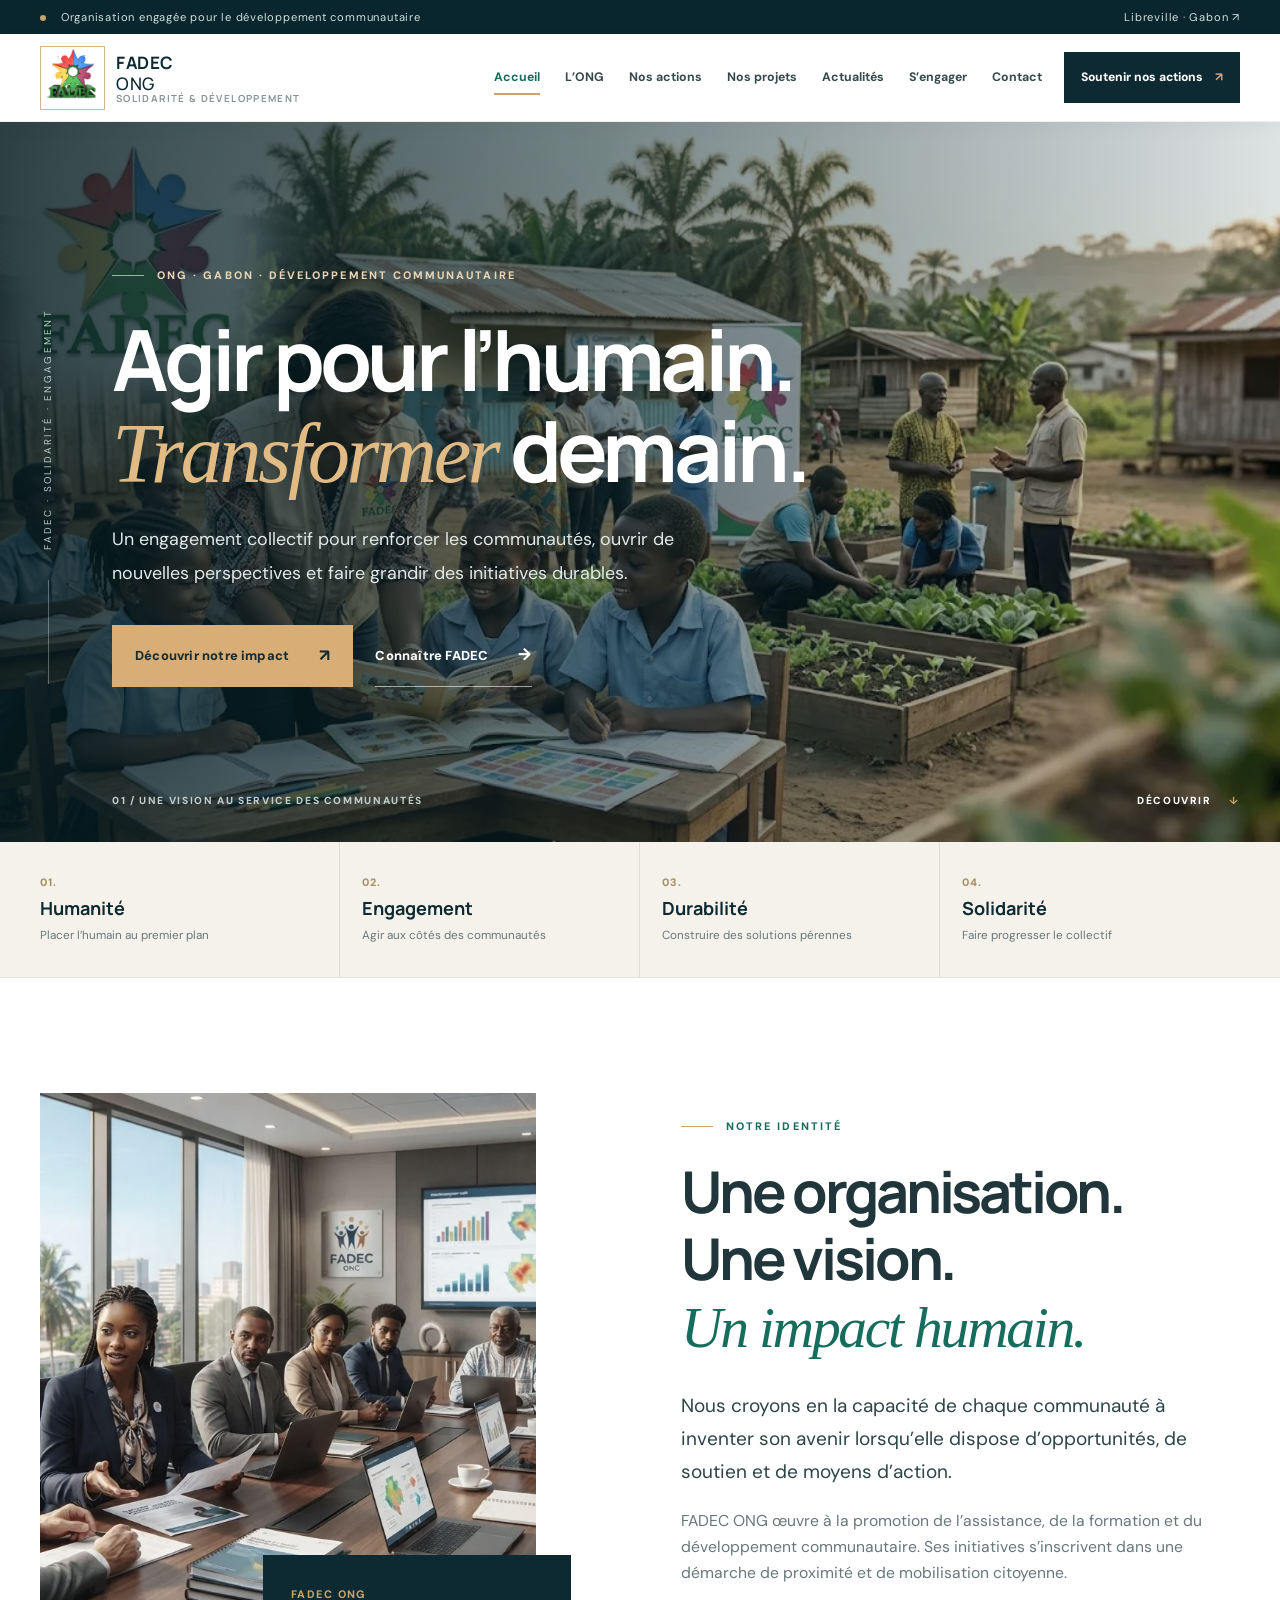
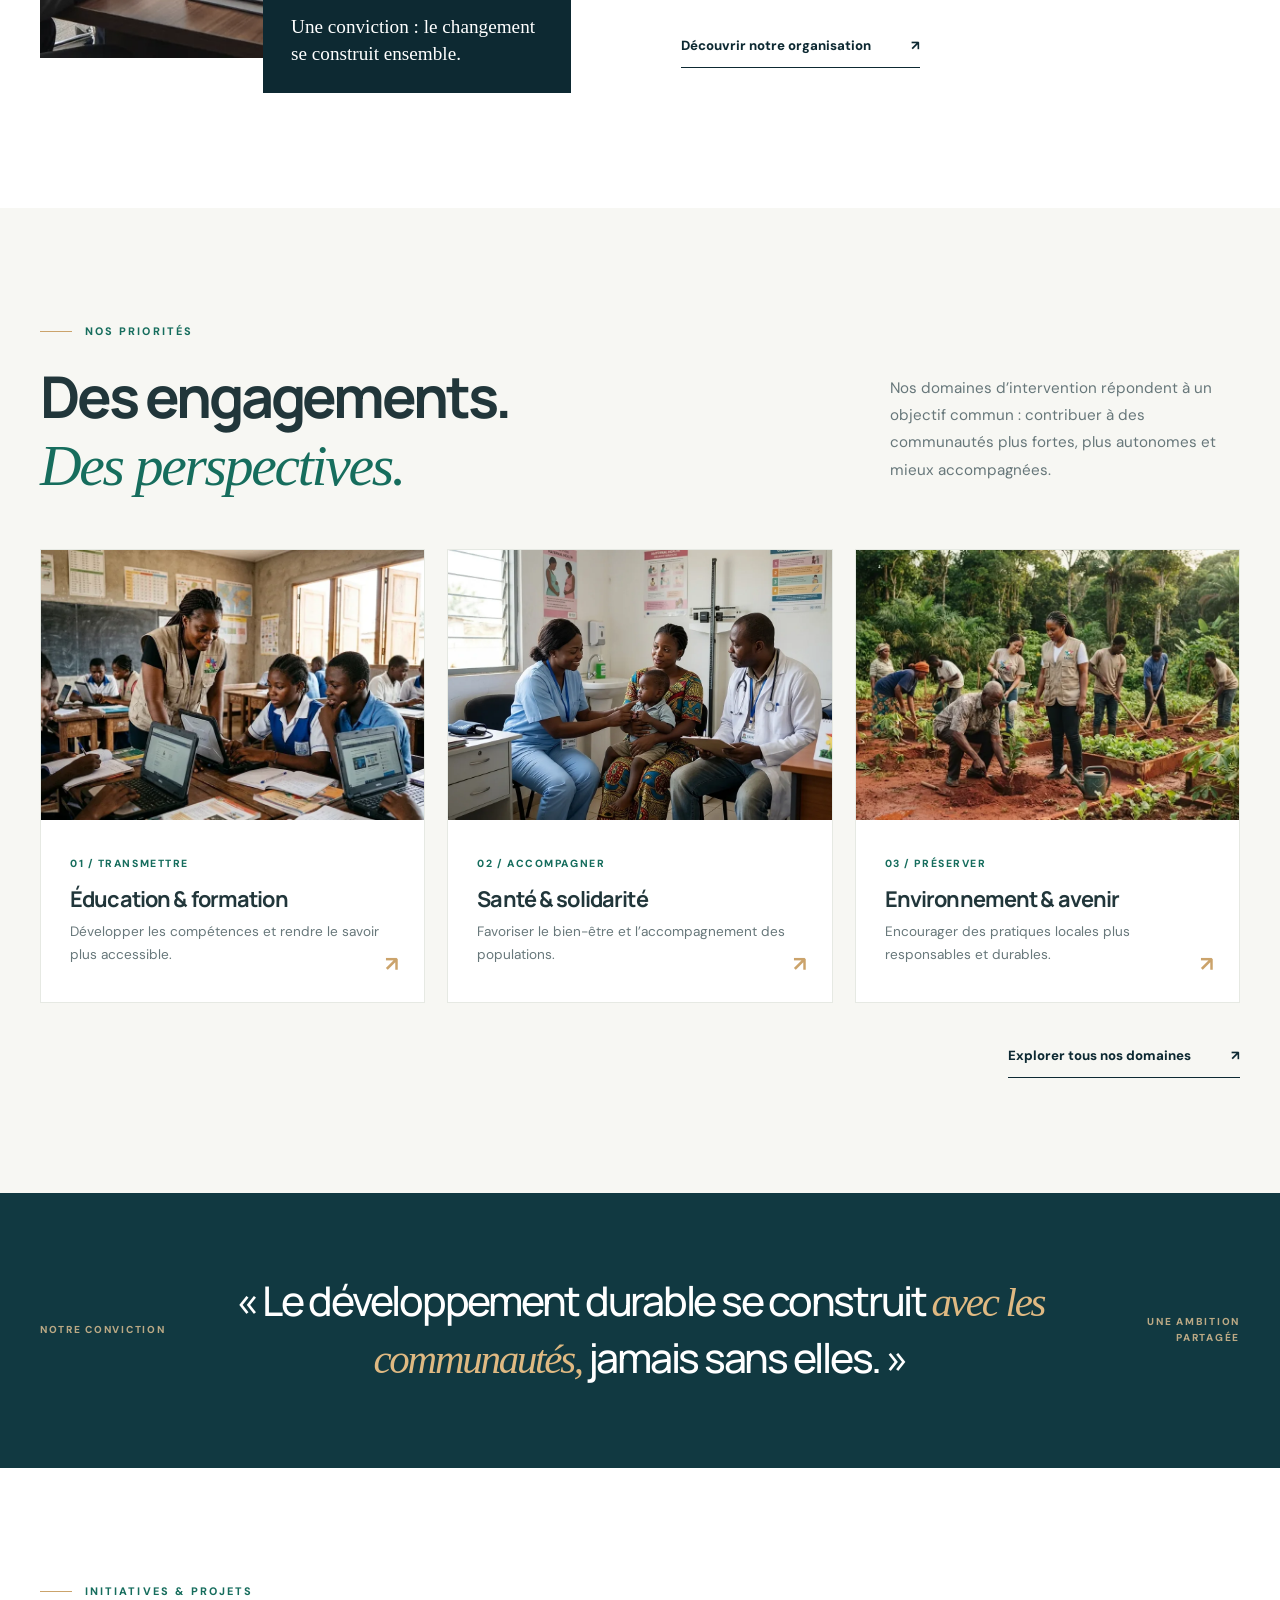
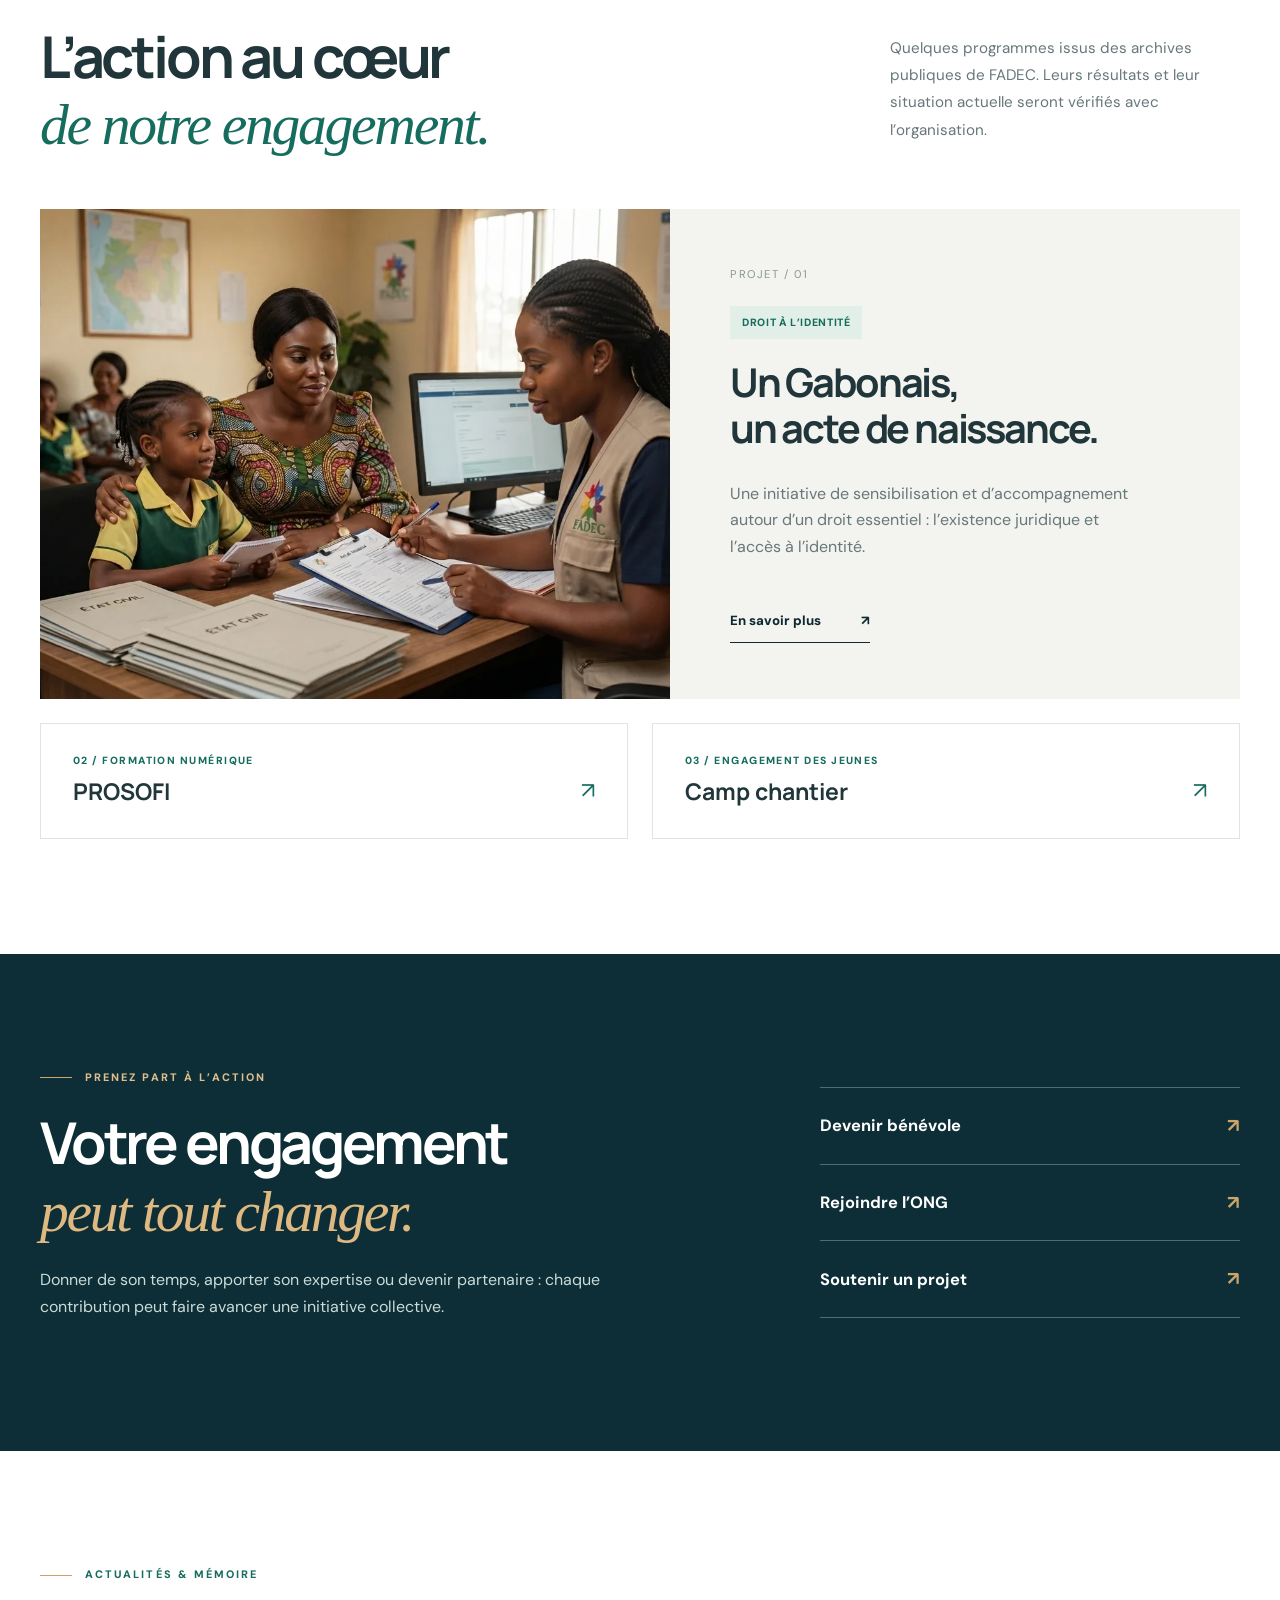
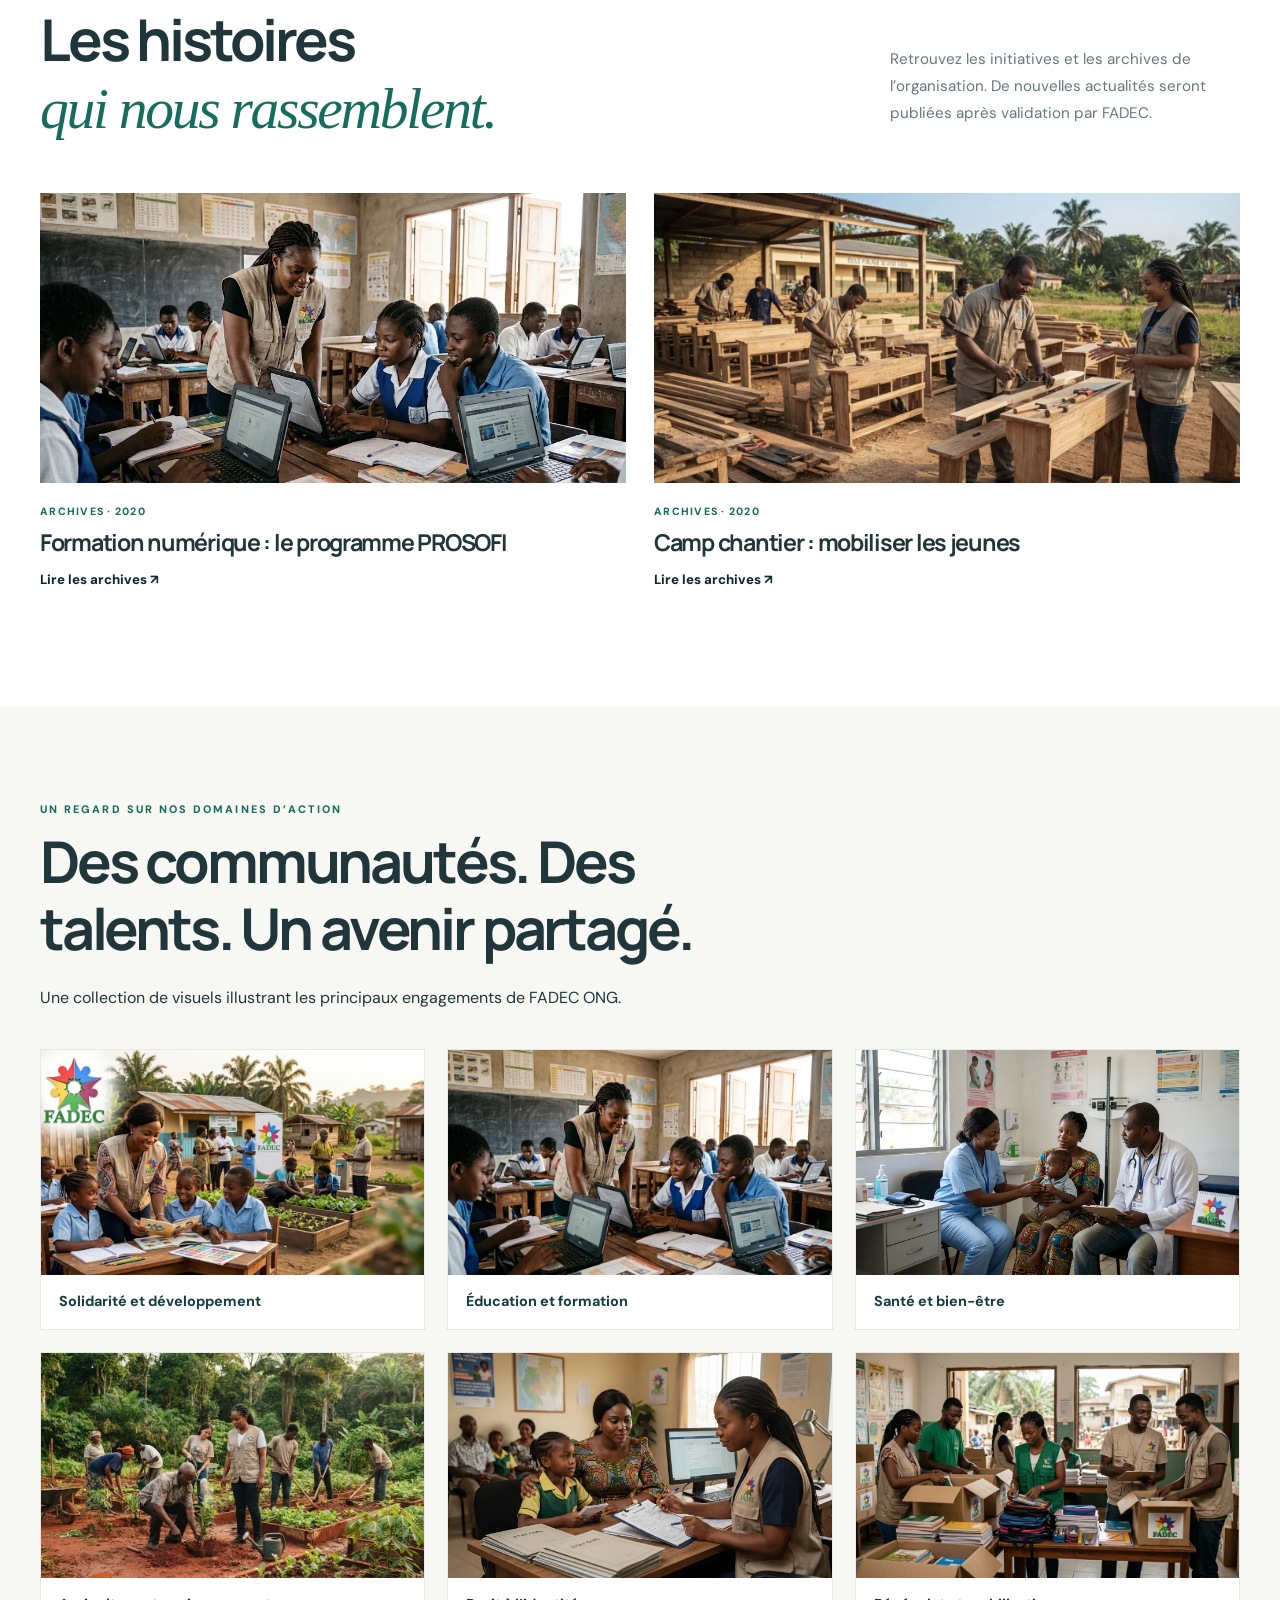
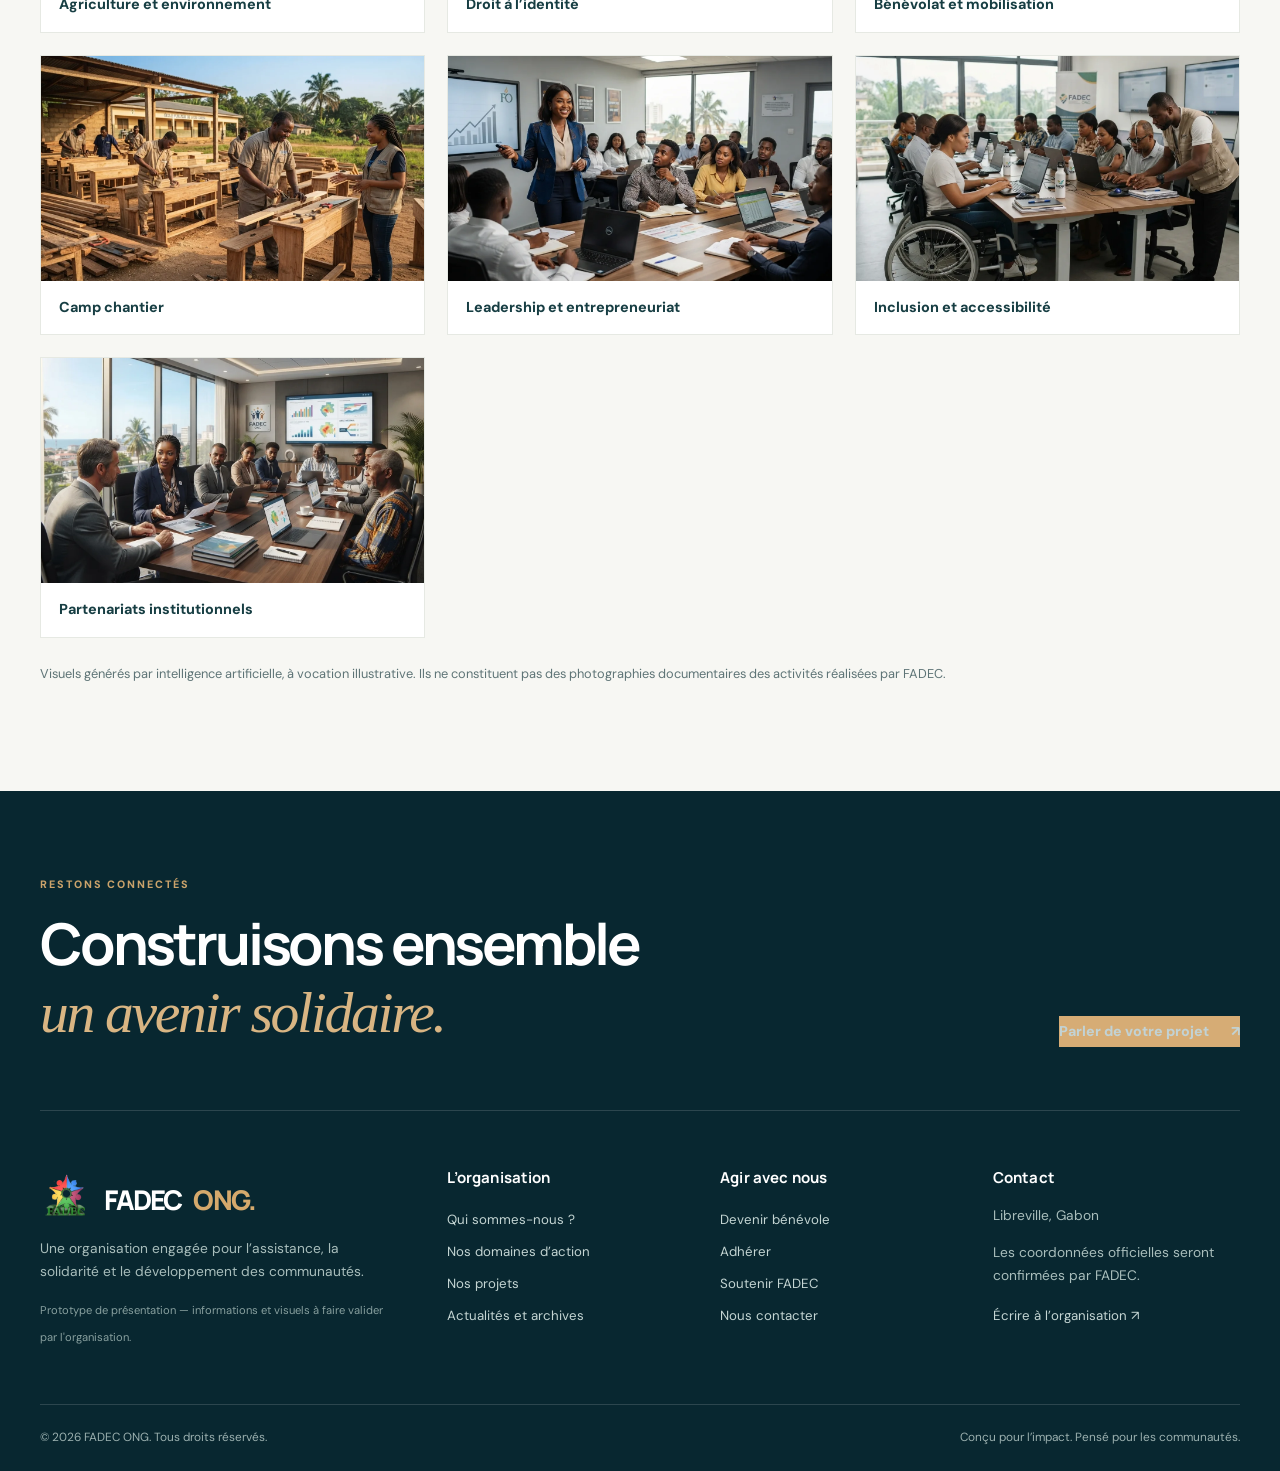
<file: index.html>
<!DOCTYPE html>

<html lang="fr"><head><meta charset="utf-8"/><meta content="width=device-width,initial-scale=1" name="viewport"/><meta content="#103544" name="theme-color"/><meta content="FADEC ONG : solidarité, éducation, environnement et développement communautaire au Gabon." name="description"/><title>FADEC ONG | Ensemble, bâtissons un avenir solidaire</title><link href="assets/style.css" rel="stylesheet"/><link href="assets/favicon.svg" rel="icon" type="image/svg+xml"/><link href="https://images.unsplash.com" rel="preconnect"/><meta content="light" name="color-scheme"/><meta content="website" property="og:type"/><meta content="noindex, nofollow" name="robots"/></head><body><a class="skip-link" href="#contenu">Aller au contenu</a><div class="utility"><div class="container utility-inner"><span><i class="utility-dot"></i> Organisation engagée pour le développement communautaire</span><a href="contact.html">Libreville · Gabon <span aria-hidden="true">↗</span></a></div></div><header class="header"><div class="container nav"><a aria-label="FADEC ONG — Accueil" class="brand" href="index.html"><span aria-hidden="true" class="brandmark"><img alt="" height="64" src="assets/images/logo-fadec.png" width="65"/></span><span class="brandwords"><strong>FADEC<span> ONG</span></strong><small>Solidarité &amp; développement</small></span></a><nav aria-label="Navigation principale" class="navlinks" id="menu-principal"><a class="active" href="index.html">Accueil</a><a class="" href="organisation.html">L’ONG</a><a class="" href="domaines.html">Nos actions</a><a class="" href="projets.html">Nos projets</a><a class="" href="actualites.html">Actualités</a><a class="" href="rejoindre.html">S’engager</a><a class="" href="contact.html">Contact</a></nav><a class="nav-cta" href="soutenir.html">Soutenir nos actions <span aria-hidden="true">↗</span></a><button aria-controls="menu-principal" aria-expanded="false" aria-label="Ouvrir le menu" class="menu-toggle" type="button"><span></span><span></span><span></span></button></div></header><main id="contenu">
<section aria-label="Bienvenue chez FADEC ONG" class="premium-hero"><div class="premium-hero-bg"></div><div class="premium-hero-overlay"></div><div class="container premium-hero-inner"><div class="hero-side"><span class="vertical-label">FADEC · SOLIDARITÉ · ENGAGEMENT</span><span class="vertical-rule"></span></div><div class="premium-hero-content"><div class="hero-eyebrow"><span class="eyebrow-line"></span> ONG · GABON · DÉVELOPPEMENT COMMUNAUTAIRE</div><h1>Agir pour l’humain.<br/><em>Transformer</em> demain.</h1><p>Un engagement collectif pour renforcer les communautés, ouvrir de nouvelles perspectives et faire grandir des initiatives durables.</p><div class="premium-actions"><a class="premium-btn gold" href="projets.html">Découvrir notre impact <span>↗</span></a><a class="premium-btn ghost" href="organisation.html">Connaître FADEC <span>→</span></a></div></div><div class="hero-bottom"><span>01 / UNE VISION AU SERVICE DES COMMUNAUTÉS</span><a aria-label="Défiler vers notre mission" href="#mission">DÉCOUVRIR <b>↓</b></a></div></div></section>
<section class="proof-strip"><div class="container proof-grid"><div><span class="proof-number">01.</span><strong>Humanité</strong><small>Placer l’humain au premier plan</small></div><div><span class="proof-number">02.</span><strong>Engagement</strong><small>Agir aux côtés des communautés</small></div><div><span class="proof-number">03.</span><strong>Durabilité</strong><small>Construire des solutions pérennes</small></div><div><span class="proof-number">04.</span><strong>Solidarité</strong><small>Faire progresser le collectif</small></div></div></section>
<section class="premium-section mission-section" id="mission"><div class="container mission-grid"><div class="mission-image-wrap reveal"><div aria-label="Photographie illustrative de la solidarité communautaire" class="mission-image" role="img"></div><div class="mission-caption"><span>FADEC ONG</span><p>Une conviction : le changement se construit ensemble.</p></div></div><div class="mission-copy reveal"><div class="section-kicker"><span class="small-line"></span> NOTRE IDENTITÉ</div><h2>Une organisation.<br/>Une vision.<br/><em>Un impact humain.</em></h2><p class="large-copy">Nous croyons en la capacité de chaque communauté à inventer son avenir lorsqu’elle dispose d’opportunités, de soutien et de moyens d’action.</p><p>FADEC ONG œuvre à la promotion de l’assistance, de la formation et du développement communautaire. Ses initiatives s’inscrivent dans une démarche de proximité et de mobilisation citoyenne.</p><a class="editorial-link" href="organisation.html">Découvrir notre organisation <span>↗</span></a></div></div></section>
<section class="premium-section pillars-section" id="actions"><div class="container"><div class="editorial-heading"><div><div class="section-kicker"><span class="small-line"></span> NOS PRIORITÉS</div><h2>Des engagements.<br/><em>Des perspectives.</em></h2></div><p>Nos domaines d’intervention répondent à un objectif commun : contribuer à des communautés plus fortes, plus autonomes et mieux accompagnées.</p></div><div class="premium-card-grid"><a class="premium-pillar reveal" href="domaines.html#education"><div class="premium-pillar-image education"></div><div class="premium-pillar-content"><span>01 / TRANSMETTRE</span><h3>Éducation &amp; formation</h3><p>Développer les compétences et rendre le savoir plus accessible.</p><b>↗</b></div></a><a class="premium-pillar reveal" href="domaines.html#sante"><div class="premium-pillar-image health"></div><div class="premium-pillar-content"><span>02 / ACCOMPAGNER</span><h3>Santé &amp; solidarité</h3><p>Favoriser le bien-être et l’accompagnement des populations.</p><b>↗</b></div></a><a class="premium-pillar reveal" href="domaines.html#environnement"><div class="premium-pillar-image nature"></div><div class="premium-pillar-content"><span>03 / PRÉSERVER</span><h3>Environnement &amp; avenir</h3><p>Encourager des pratiques locales plus responsables et durables.</p><b>↗</b></div></a></div><div class="align-right"><a class="editorial-link" href="domaines.html">Explorer tous nos domaines <span>↗</span></a></div></div></section>
<section class="statement-section"><div class="container statement-grid"><span>NOTRE CONVICTION</span><blockquote>« Le développement durable se construit <em>avec les communautés,</em> jamais sans elles. »</blockquote><span>UNE AMBITION PARTAGÉE</span></div></section>
<section class="premium-section projects-section"><div class="container"><div class="editorial-heading"><div><div class="section-kicker"><span class="small-line"></span> INITIATIVES &amp; PROJETS</div><h2>L’action au cœur<br/><em>de notre engagement.</em></h2></div><p>Quelques programmes issus des archives publiques de FADEC. Leurs résultats et leur situation actuelle seront vérifiés avec l’organisation.</p></div><div class="project-feature reveal"><div class="project-feature-image"></div><div class="project-feature-copy"><span class="project-index">PROJET / 01</span><span class="project-chip">DROIT À L’IDENTITÉ</span><h3>Un Gabonais,<br/>un acte de naissance.</h3><p>Une initiative de sensibilisation et d’accompagnement autour d’un droit essentiel : l’existence juridique et l’accès à l’identité.</p><a class="editorial-link" href="projets.html#identite">En savoir plus <span>↗</span></a></div></div><div class="mini-projects"><a class="mini-project reveal" href="projets.html#prosofi"><span>02 / FORMATION NUMÉRIQUE</span><strong>PROSOFI</strong><span class="mini-arrow">↗</span></a><a class="mini-project reveal" href="projets.html#chantier"><span>03 / ENGAGEMENT DES JEUNES</span><strong>Camp chantier</strong><span class="mini-arrow">↗</span></a></div></div></section>
<section class="premium-section action-section"><div class="container action-inner"><div><div class="section-kicker light"><span class="small-line"></span> PRENEZ PART À L’ACTION</div><h2>Votre engagement<br/><em>peut tout changer.</em></h2><p>Donner de son temps, apporter son expertise ou devenir partenaire : chaque contribution peut faire avancer une initiative collective.</p></div><div class="action-links"><a href="rejoindre.html">Devenir bénévole <span>↗</span></a><a href="rejoindre.html#adhesion">Rejoindre l’ONG <span>↗</span></a><a href="soutenir.html">Soutenir un projet <span>↗</span></a></div></div></section>
<section class="premium-section news-section"><div class="container"><div class="editorial-heading"><div><div class="section-kicker"><span class="small-line"></span> ACTUALITÉS &amp; MÉMOIRE</div><h2>Les histoires<br/><em>qui nous rassemblent.</em></h2></div><p>Retrouvez les initiatives et les archives de l’organisation. De nouvelles actualités seront publiées après validation par FADEC.</p></div><div class="news-grid"><a class="news-tile" href="actualites.html"><div class="news-image news-one"></div><span>ARCHIVES · 2020</span><h3>Formation numérique : le programme PROSOFI</h3><small>Lire les archives ↗</small></a><a class="news-tile" href="actualites.html"><div class="news-image news-two"></div><span>ARCHIVES · 2020</span><h3>Camp chantier : mobiliser les jeunes</h3><small>Lire les archives ↗</small></a></div></div></section>
<section class="fadec-gallery" id="galerie-visuelle"><div class="container"><div class="section-kicker">UN REGARD SUR NOS DOMAINES D’ACTION</div><h2>Des communautés. Des talents. Un avenir partagé.</h2><p>Une collection de visuels illustrant les principaux engagements de FADEC ONG.</p><div class="fadec-gallery-grid"><figure><img alt="Illustration : solidarité et développement au Gabon" decoding="async" loading="lazy" src="assets/images/accueil.webp"/><figcaption>Solidarité et développement</figcaption></figure><figure><img alt="Illustration : éducation et formation au Gabon" decoding="async" loading="lazy" src="assets/images/education.webp"/><figcaption>Éducation et formation</figcaption></figure><figure><img alt="Illustration : santé et bien-être au Gabon" decoding="async" loading="lazy" src="assets/images/sante.webp"/><figcaption>Santé et bien-être</figcaption></figure><figure><img alt="Illustration : agriculture et environnement au Gabon" decoding="async" loading="lazy" src="assets/images/environnement.webp"/><figcaption>Agriculture et environnement</figcaption></figure><figure><img alt="Illustration : droit à l’identité au Gabon" decoding="async" loading="lazy" src="assets/images/acte-naissance.webp"/><figcaption>Droit à l’identité</figcaption></figure><figure><img alt="Illustration : bénévolat et mobilisation au Gabon" decoding="async" loading="lazy" src="assets/images/benevolat.webp"/><figcaption>Bénévolat et mobilisation</figcaption></figure><figure><img alt="Illustration : camp chantier au Gabon" decoding="async" loading="lazy" src="assets/images/camp-chantier.webp"/><figcaption>Camp chantier</figcaption></figure><figure><img alt="Illustration : leadership et entrepreneuriat au Gabon" decoding="async" loading="lazy" src="assets/images/leadership.webp"/><figcaption>Leadership et entrepreneuriat</figcaption></figure><figure><img alt="Illustration : inclusion et accessibilité au Gabon" decoding="async" loading="lazy" src="assets/images/inclusion.webp"/><figcaption>Inclusion et accessibilité</figcaption></figure><figure><img alt="Illustration : partenariats institutionnels au Gabon" decoding="async" loading="lazy" src="assets/images/partenariats.webp"/><figcaption>Partenariats institutionnels</figcaption></figure></div><p class="caption-note">Visuels générés par intelligence artificielle, à vocation illustrative. Ils ne constituent pas des photographies documentaires des activités réalisées par FADEC.</p></div></section></main><footer class="footer"><div class="container"><div class="footer-top"><div><span class="footer-eyebrow">RESTONS CONNECTÉS</span><h2>Construisons ensemble<br/><em>un avenir solidaire.</em></h2></div><a class="footer-cta" href="contact.html">Parler de votre projet <span>↗</span></a></div><div class="footer-grid"><div><a class="footer-brand" href="index.html"><img alt="" height="52" src="assets/images/logo-fadec.png" width="52"/>FADEC <span>ONG.</span></a><p>Une organisation engagée pour l’assistance, la solidarité et le développement des communautés.</p><small>Prototype de présentation — informations et visuels à faire valider par l'organisation.</small></div><div><h3>L’organisation</h3><a href="organisation.html">Qui sommes-nous ?</a><a href="domaines.html">Nos domaines d’action</a><a href="projets.html">Nos projets</a><a href="actualites.html">Actualités et archives</a></div><div><h3>Agir avec nous</h3><a href="rejoindre.html">Devenir bénévole</a><a href="rejoindre.html#adhesion">Adhérer</a><a href="soutenir.html">Soutenir FADEC</a><a href="contact.html">Nous contacter</a></div><div><h3>Contact</h3><p>Libreville, Gabon</p><p>Les coordonnées officielles seront confirmées par FADEC.</p><a href="contact.html">Écrire à l’organisation ↗</a></div></div><div class="footer-bottom"><span>© <span id="year">2026</span> FADEC ONG. Tous droits réservés.</span><span>Conçu pour l’impact. Pensé pour les communautés.</span></div></div></footer><script defer="" src="assets/main.js"></script><script>document.getElementById('year').textContent=new Date().getFullYear()</script></body></html>
</file>
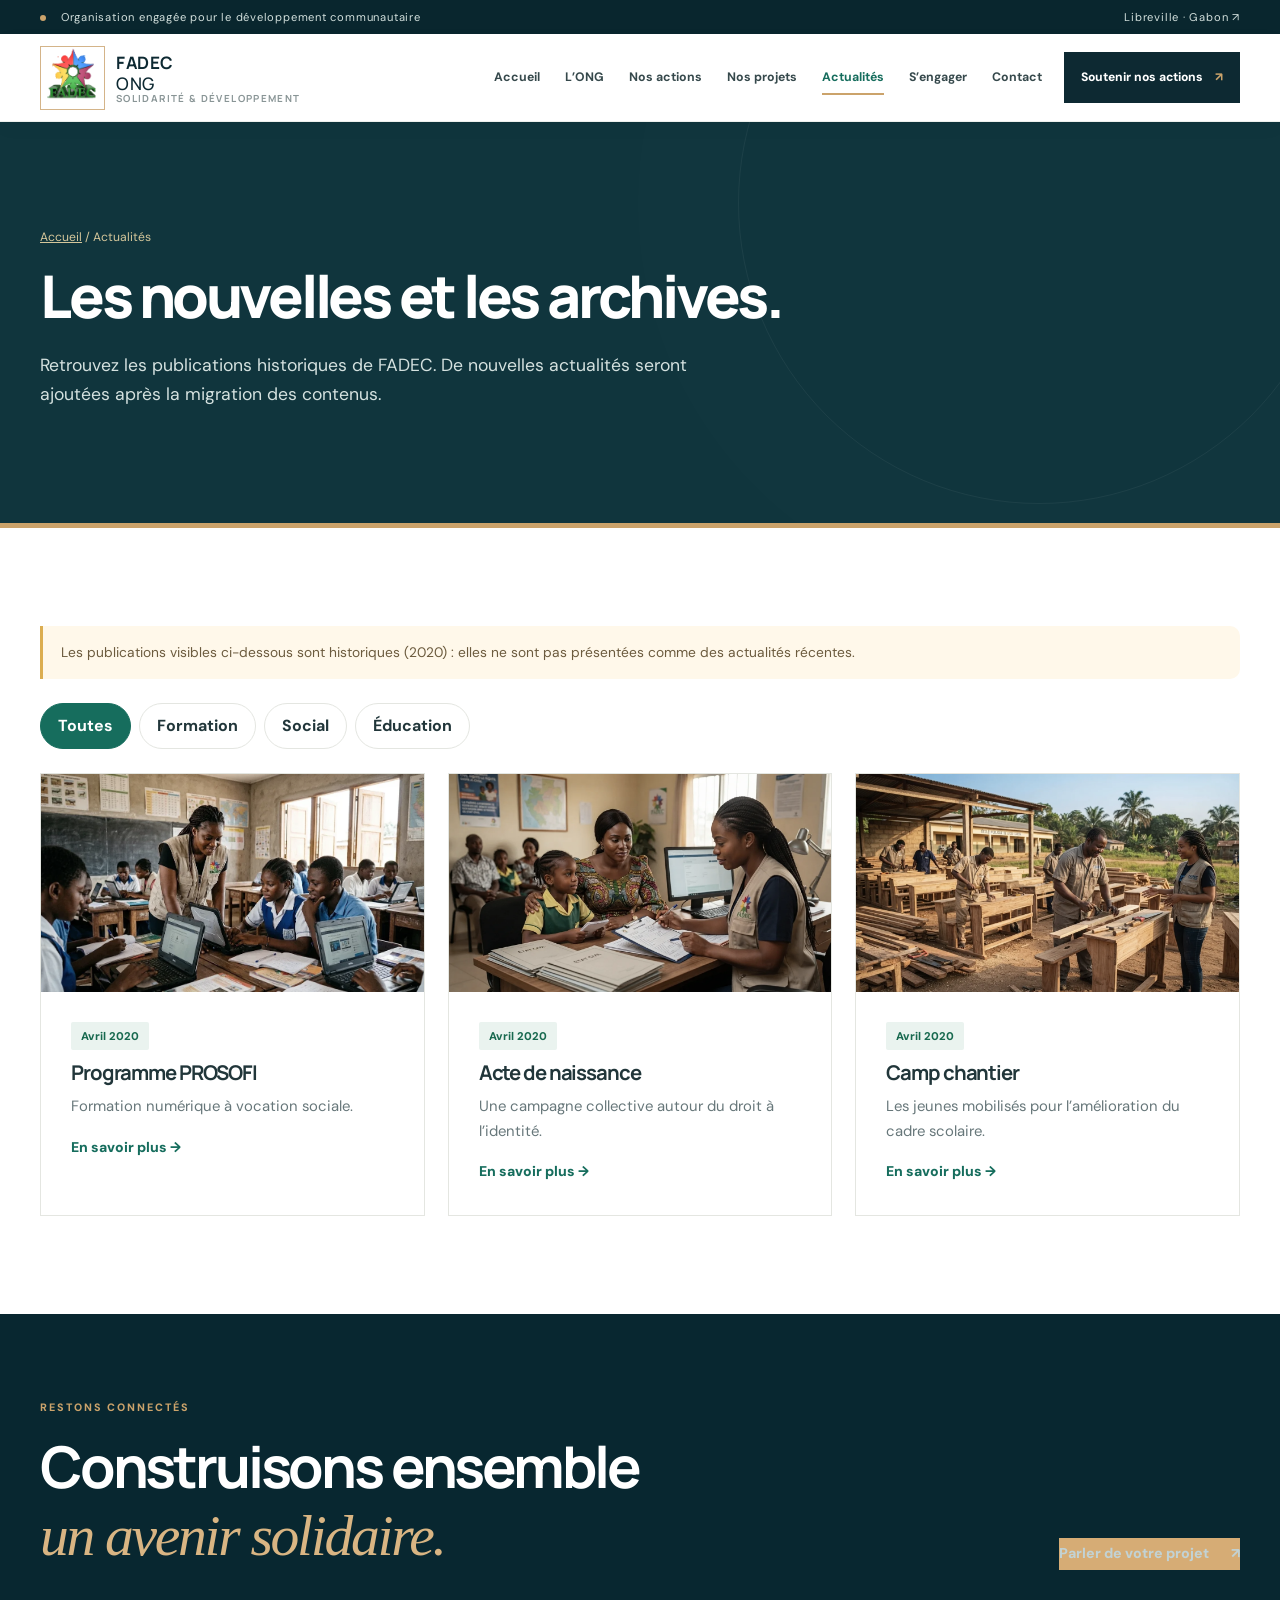
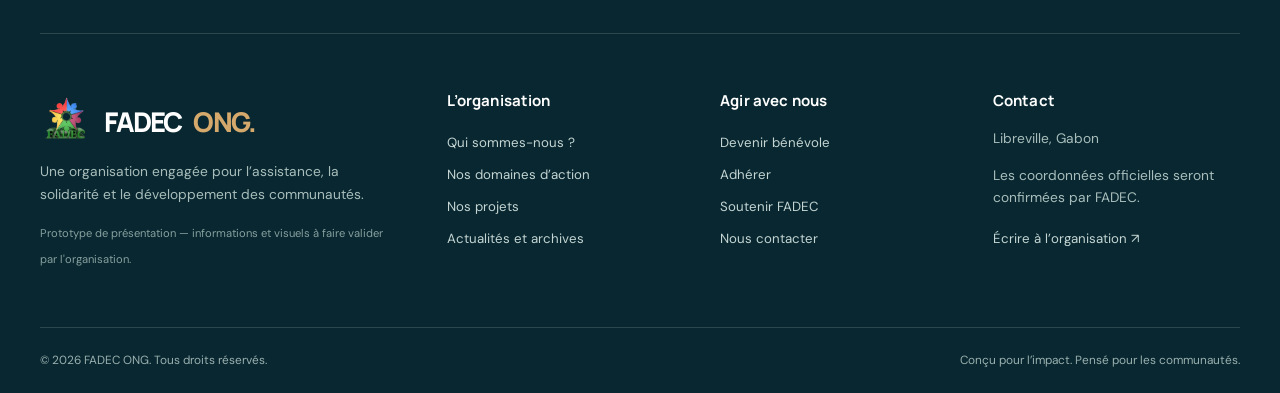
<file: actualites.html>
<!DOCTYPE html>

<html lang="fr"><head><meta charset="utf-8"/><meta content="width=device-width,initial-scale=1" name="viewport"/><meta content="#103544" name="theme-color"/><meta content="Actualités et archives des projets FADEC ONG." name="description"/><title>Actualités et archives | FADEC ONG</title><link href="assets/style.css" rel="stylesheet"/><link href="assets/favicon.svg" rel="icon" type="image/svg+xml"/><link href="https://images.unsplash.com" rel="preconnect"/><meta content="light" name="color-scheme"/><meta content="website" property="og:type"/><meta content="noindex, nofollow" name="robots"/></head><body><a class="skip-link" href="#contenu">Aller au contenu</a><div class="utility"><div class="container utility-inner"><span><i class="utility-dot"></i> Organisation engagée pour le développement communautaire</span><a href="contact.html">Libreville · Gabon <span aria-hidden="true">↗</span></a></div></div><header class="header"><div class="container nav"><a aria-label="FADEC ONG — Accueil" class="brand" href="index.html"><span aria-hidden="true" class="brandmark"><img alt="" height="64" src="assets/images/logo-fadec.png" width="65"/></span><span class="brandwords"><strong>FADEC<span> ONG</span></strong><small>Solidarité &amp; développement</small></span></a><nav aria-label="Navigation principale" class="navlinks" id="menu-principal"><a class="" href="index.html">Accueil</a><a class="" href="organisation.html">L’ONG</a><a class="" href="domaines.html">Nos actions</a><a class="" href="projets.html">Nos projets</a><a class="active" href="actualites.html">Actualités</a><a class="" href="rejoindre.html">S’engager</a><a class="" href="contact.html">Contact</a></nav><a class="nav-cta" href="soutenir.html">Soutenir nos actions <span aria-hidden="true">↗</span></a><button aria-controls="menu-principal" aria-expanded="false" aria-label="Ouvrir le menu" class="menu-toggle" type="button"><span></span><span></span><span></span></button></div></header><main id="contenu"><section class="pagehero premium-pagehero"><div class="container"><div class="breadcrumb"><a href="index.html">Accueil</a> / Actualités</div><h1>Les nouvelles et les archives.</h1><p>Retrouvez les publications historiques de FADEC. De nouvelles actualités seront ajoutées après la migration des contenus.</p></div></section><section class="section"><div class="container"><div class="notice" style="margin-bottom:24px">Les publications visibles ci-dessous sont historiques (2020) : elles ne sont pas présentées comme des actualités récentes.</div><div aria-label="Filtrer les publications" class="filterbar" role="group"><button aria-pressed="true" class="filterbtn is-active" data-filter="all">Toutes</button><button aria-pressed="false" class="filterbtn" data-filter="formation">Formation</button><button aria-pressed="false" class="filterbtn" data-filter="social">Social</button><button aria-pressed="false" class="filterbtn" data-filter="education">Éducation</button></div><div class="grid3"><article class="card reveal" data-category="formation"><div aria-label="Illustration du sujet" class="card-img photo img-training" role="img"></div><div class="card-body"><span class="tag">Avril 2020</span><h3>Programme PROSOFI</h3><p>Formation numérique à vocation sociale.</p><a class="textlink" href="https://fadecong.wordpress.com/2020/03/23/programme-social-de-formation-en-informatique-prosofi/">En savoir plus →</a></div></article><article class="card reveal" data-category="social"><div aria-label="Illustration du sujet" class="card-img photo img-children" role="img"></div><div class="card-body"><span class="tag">Avril 2020</span><h3>Acte de naissance</h3><p>Une campagne collective autour du droit à l’identité.</p><a class="textlink" href="https://fadecong.wordpress.com/2020/03/23/campagne-un-gabonais-un-acte-de-naissance/">En savoir plus →</a></div></article><article class="card reveal" data-category="education"><div aria-label="Illustration du sujet" class="card-img photo img-community" role="img"></div><div class="card-body"><span class="tag">Avril 2020</span><h3>Camp chantier</h3><p>Les jeunes mobilisés pour l’amélioration du cadre scolaire.</p><a class="textlink" href="https://fadecong.wordpress.com/">En savoir plus →</a></div></article></div></div></section></main><footer class="footer"><div class="container"><div class="footer-top"><div><span class="footer-eyebrow">RESTONS CONNECTÉS</span><h2>Construisons ensemble<br/><em>un avenir solidaire.</em></h2></div><a class="footer-cta" href="contact.html">Parler de votre projet <span>↗</span></a></div><div class="footer-grid"><div><a class="footer-brand" href="index.html"><img alt="" height="52" src="assets/images/logo-fadec.png" width="52"/>FADEC <span>ONG.</span></a><p>Une organisation engagée pour l’assistance, la solidarité et le développement des communautés.</p><small>Prototype de présentation — informations et visuels à faire valider par l'organisation.</small></div><div><h3>L’organisation</h3><a href="organisation.html">Qui sommes-nous ?</a><a href="domaines.html">Nos domaines d’action</a><a href="projets.html">Nos projets</a><a href="actualites.html">Actualités et archives</a></div><div><h3>Agir avec nous</h3><a href="rejoindre.html">Devenir bénévole</a><a href="rejoindre.html#adhesion">Adhérer</a><a href="soutenir.html">Soutenir FADEC</a><a href="contact.html">Nous contacter</a></div><div><h3>Contact</h3><p>Libreville, Gabon</p><p>Les coordonnées officielles seront confirmées par FADEC.</p><a href="contact.html">Écrire à l’organisation ↗</a></div></div><div class="footer-bottom"><span>© <span id="year">2026</span> FADEC ONG. Tous droits réservés.</span><span>Conçu pour l’impact. Pensé pour les communautés.</span></div></div></footer><script defer="" src="assets/main.js"></script><script>document.getElementById('year').textContent=new Date().getFullYear()</script></body></html>
</file>
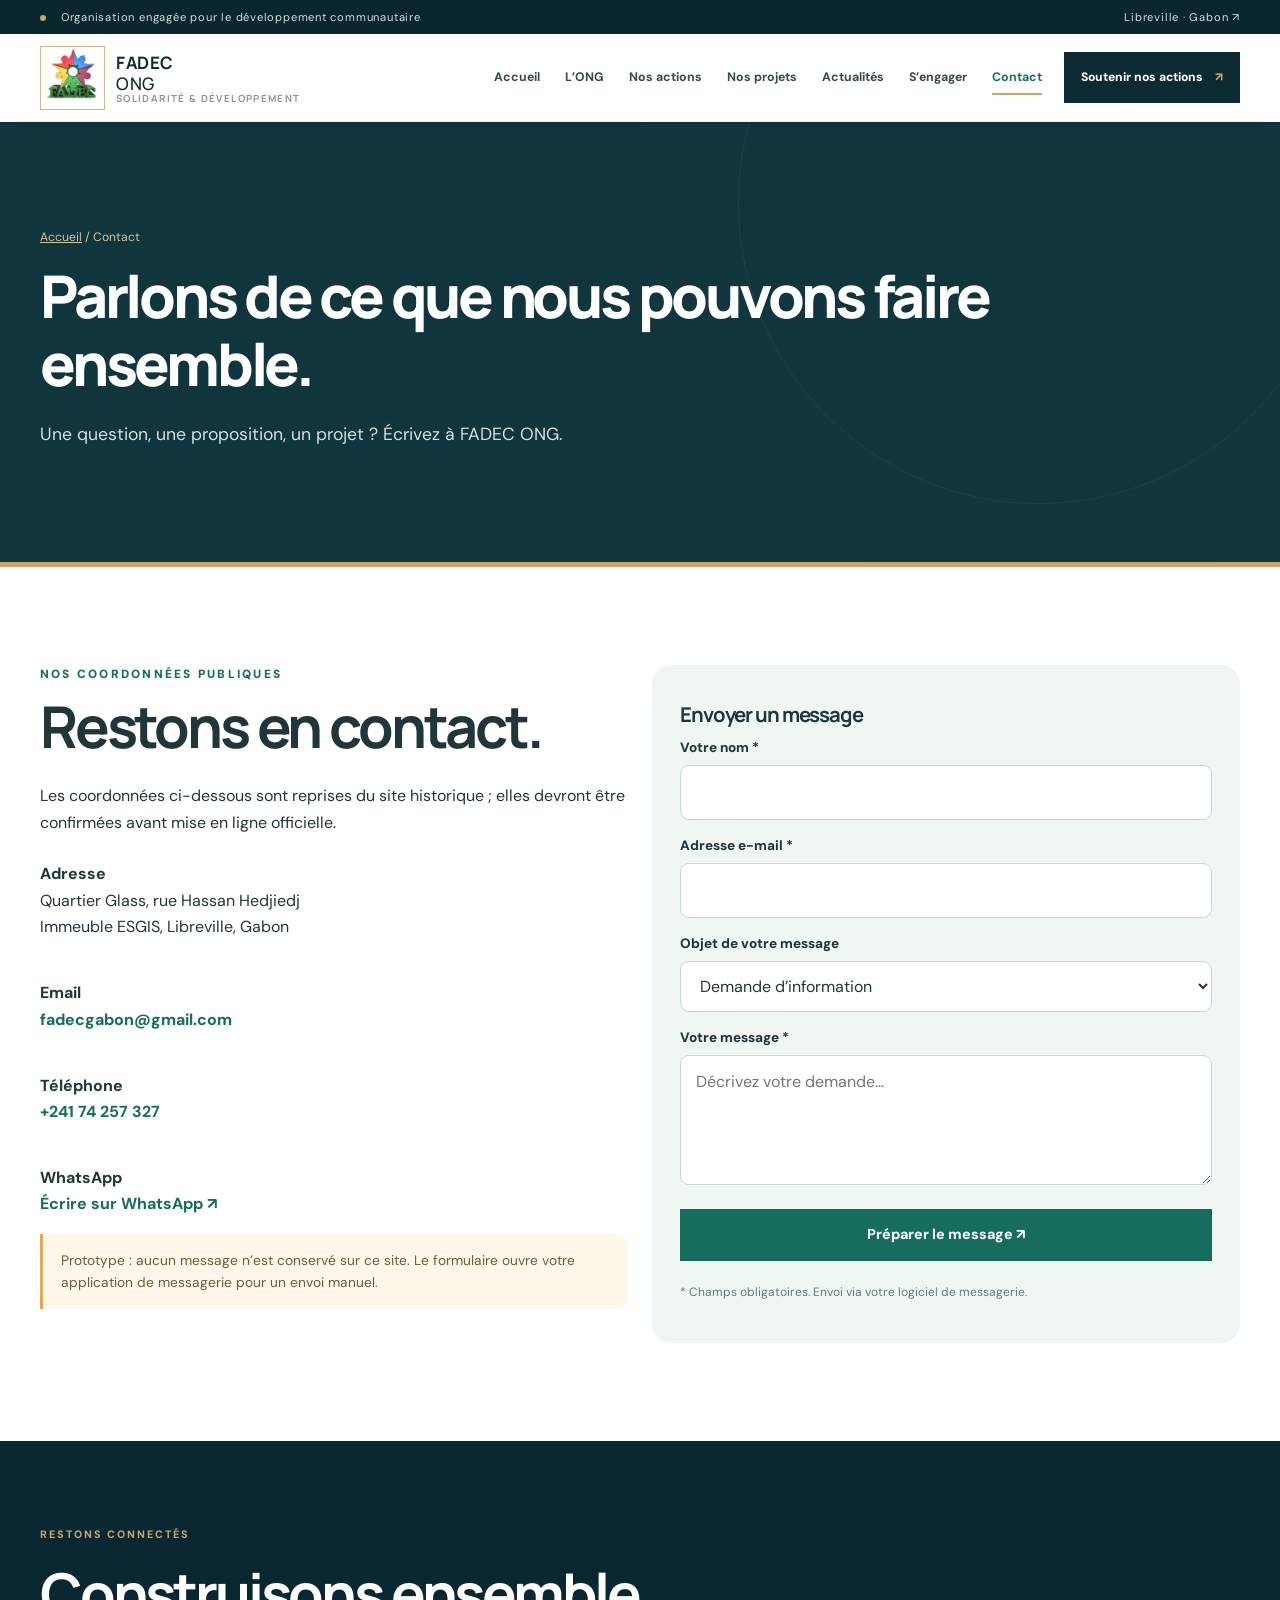
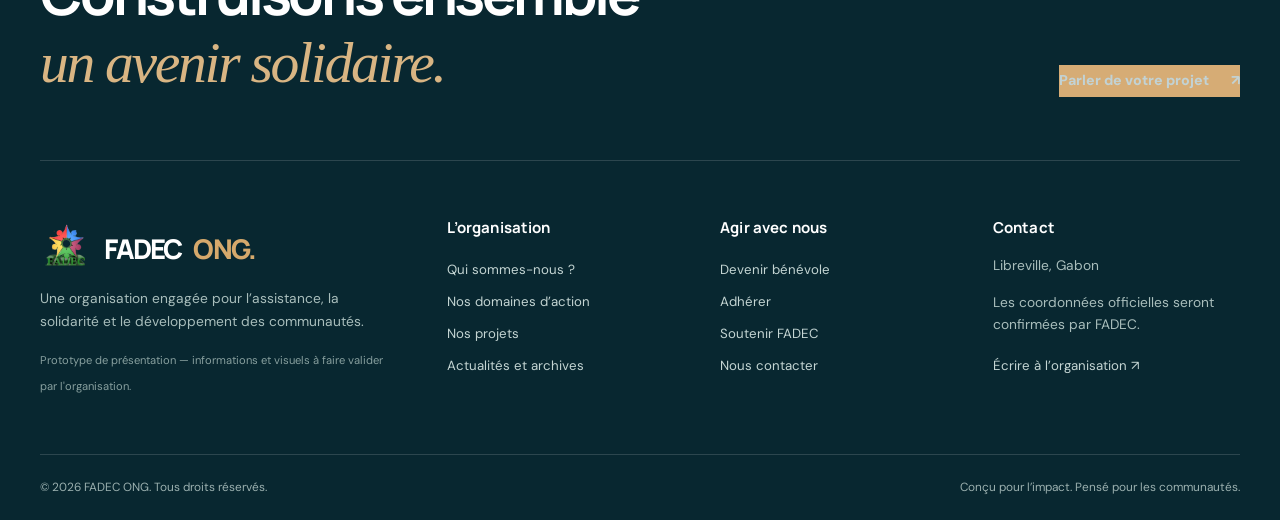
<file: contact.html>
<!DOCTYPE html>

<html lang="fr"><head><meta charset="utf-8"/><meta content="width=device-width,initial-scale=1" name="viewport"/><meta content="#103544" name="theme-color"/><meta content="Contacter FADEC ONG au Gabon." name="description"/><title>Contact | FADEC ONG</title><link href="assets/style.css" rel="stylesheet"/><link href="assets/favicon.svg" rel="icon" type="image/svg+xml"/><link href="https://images.unsplash.com" rel="preconnect"/><meta content="light" name="color-scheme"/><meta content="website" property="og:type"/><meta content="noindex, nofollow" name="robots"/></head><body><a class="skip-link" href="#contenu">Aller au contenu</a><div class="utility"><div class="container utility-inner"><span><i class="utility-dot"></i> Organisation engagée pour le développement communautaire</span><a href="contact.html">Libreville · Gabon <span aria-hidden="true">↗</span></a></div></div><header class="header"><div class="container nav"><a aria-label="FADEC ONG — Accueil" class="brand" href="index.html"><span aria-hidden="true" class="brandmark"><img alt="" height="64" src="assets/images/logo-fadec.png" width="65"/></span><span class="brandwords"><strong>FADEC<span> ONG</span></strong><small>Solidarité &amp; développement</small></span></a><nav aria-label="Navigation principale" class="navlinks" id="menu-principal"><a class="" href="index.html">Accueil</a><a class="" href="organisation.html">L’ONG</a><a class="" href="domaines.html">Nos actions</a><a class="" href="projets.html">Nos projets</a><a class="" href="actualites.html">Actualités</a><a class="" href="rejoindre.html">S’engager</a><a class="active" href="contact.html">Contact</a></nav><a class="nav-cta" href="soutenir.html">Soutenir nos actions <span aria-hidden="true">↗</span></a><button aria-controls="menu-principal" aria-expanded="false" aria-label="Ouvrir le menu" class="menu-toggle" type="button"><span></span><span></span><span></span></button></div></header><main id="contenu"><section class="pagehero premium-pagehero"><div class="container"><div class="breadcrumb"><a href="index.html">Accueil</a> / Contact</div><h1>Parlons de ce que nous pouvons faire ensemble.</h1><p>Une question, une proposition, un projet ? Écrivez à FADEC ONG.</p></div></section><section class="section"><div class="container grid2"><div><div class="eyebrow">Nos coordonnées publiques</div><h2>Restons en contact.</h2><p>Les coordonnées ci-dessous sont reprises du site historique ; elles devront être confirmées avant mise en ligne officielle.</p><div class="contactinfo"><p><strong>Adresse</strong><br/>Quartier Glass, rue Hassan Hedjiedj<br/>Immeuble ESGIS, Libreville, Gabon</p><p><strong>Email</strong><br/><a href="mailto:fadecgabon@gmail.com">fadecgabon@gmail.com</a></p><p><strong>Téléphone</strong><br/><a href="tel:+24174257327">+241 74 257 327</a></p><p><strong>WhatsApp</strong><br/><a href="https://wa.me/24174257327" rel="noopener" target="_blank">Écrire sur WhatsApp ↗</a></p></div><div class="notice">Prototype : aucun message n’est conservé sur ce site. Le formulaire ouvre votre application de messagerie pour un envoi manuel.</div></div><div class="detail-block"><h3>Envoyer un message</h3><form class="form" data-mailto-form=""><div><label for="nom">Votre nom *</label><input autocomplete="name" id="nom" maxlength="100" name="nom" required=""/></div><div><label for="email">Adresse e-mail *</label><input autocomplete="email" id="email" name="email" required="" type="email"/></div><div><label for="objet">Objet de votre message</label><select id="objet" name="objet"><option>Demande d’information</option><option>Adhésion</option><option>Bénévolat</option><option>Partenariat</option><option>Don</option><option>Autre</option></select></div><div><label for="message">Votre message *</label><textarea id="message" maxlength="5000" name="message" placeholder="Décrivez votre demande..." required=""></textarea></div><button class="btn btn-green" type="submit">Préparer le message ↗</button><p class="footnote" id="form-feedback" role="status">* Champs obligatoires. Envoi via votre logiciel de messagerie.</p></form></div></div></section><script>const q=new URLSearchParams(location.search).get('objet');if(q){const s=document.getElementById('objet');if(s&&[...s.options].some(x=>x.value===q))s.value=q}</script></main><footer class="footer"><div class="container"><div class="footer-top"><div><span class="footer-eyebrow">RESTONS CONNECTÉS</span><h2>Construisons ensemble<br/><em>un avenir solidaire.</em></h2></div><a class="footer-cta" href="contact.html">Parler de votre projet <span>↗</span></a></div><div class="footer-grid"><div><a class="footer-brand" href="index.html"><img alt="" height="52" src="assets/images/logo-fadec.png" width="52"/>FADEC <span>ONG.</span></a><p>Une organisation engagée pour l’assistance, la solidarité et le développement des communautés.</p><small>Prototype de présentation — informations et visuels à faire valider par l'organisation.</small></div><div><h3>L’organisation</h3><a href="organisation.html">Qui sommes-nous ?</a><a href="domaines.html">Nos domaines d’action</a><a href="projets.html">Nos projets</a><a href="actualites.html">Actualités et archives</a></div><div><h3>Agir avec nous</h3><a href="rejoindre.html">Devenir bénévole</a><a href="rejoindre.html#adhesion">Adhérer</a><a href="soutenir.html">Soutenir FADEC</a><a href="contact.html">Nous contacter</a></div><div><h3>Contact</h3><p>Libreville, Gabon</p><p>Les coordonnées officielles seront confirmées par FADEC.</p><a href="contact.html">Écrire à l’organisation ↗</a></div></div><div class="footer-bottom"><span>© <span id="year">2026</span> FADEC ONG. Tous droits réservés.</span><span>Conçu pour l’impact. Pensé pour les communautés.</span></div></div></footer><script defer="" src="assets/main.js"></script><script>document.getElementById('year').textContent=new Date().getFullYear()</script></body></html>
</file>
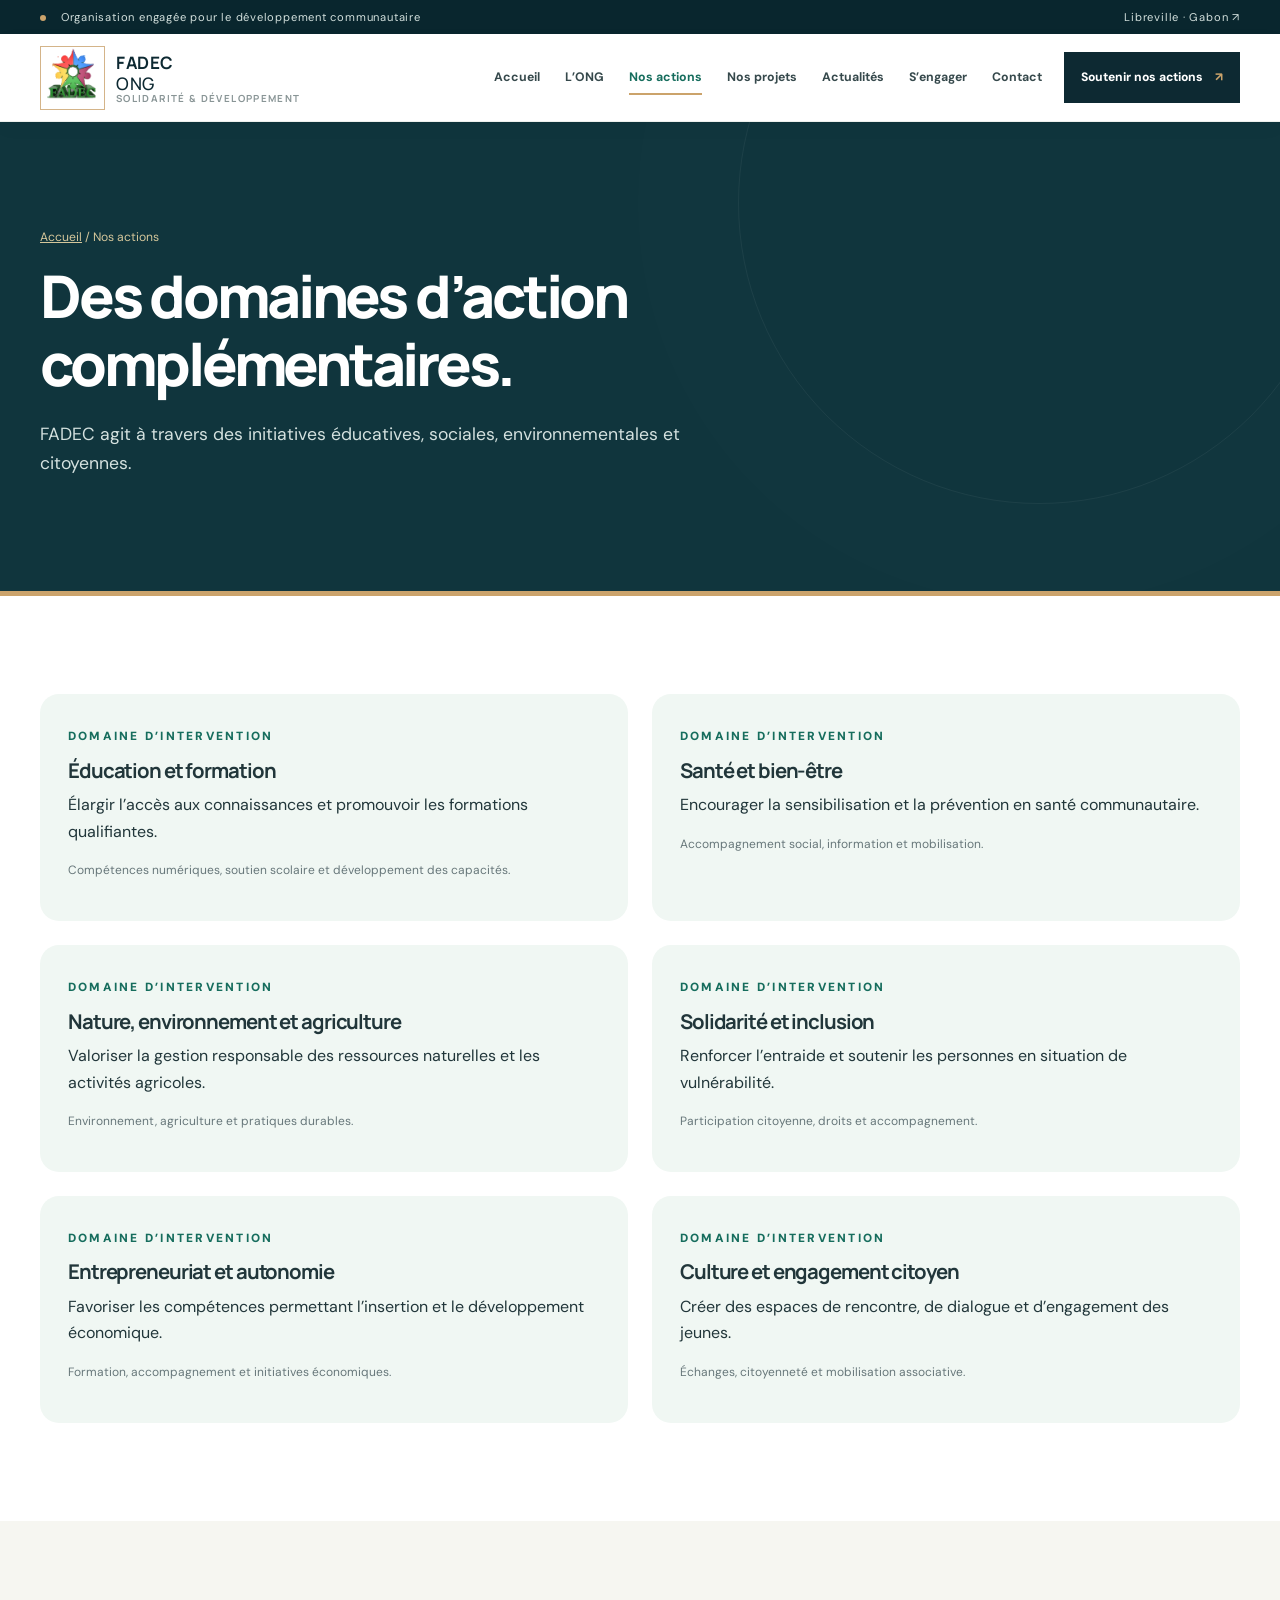
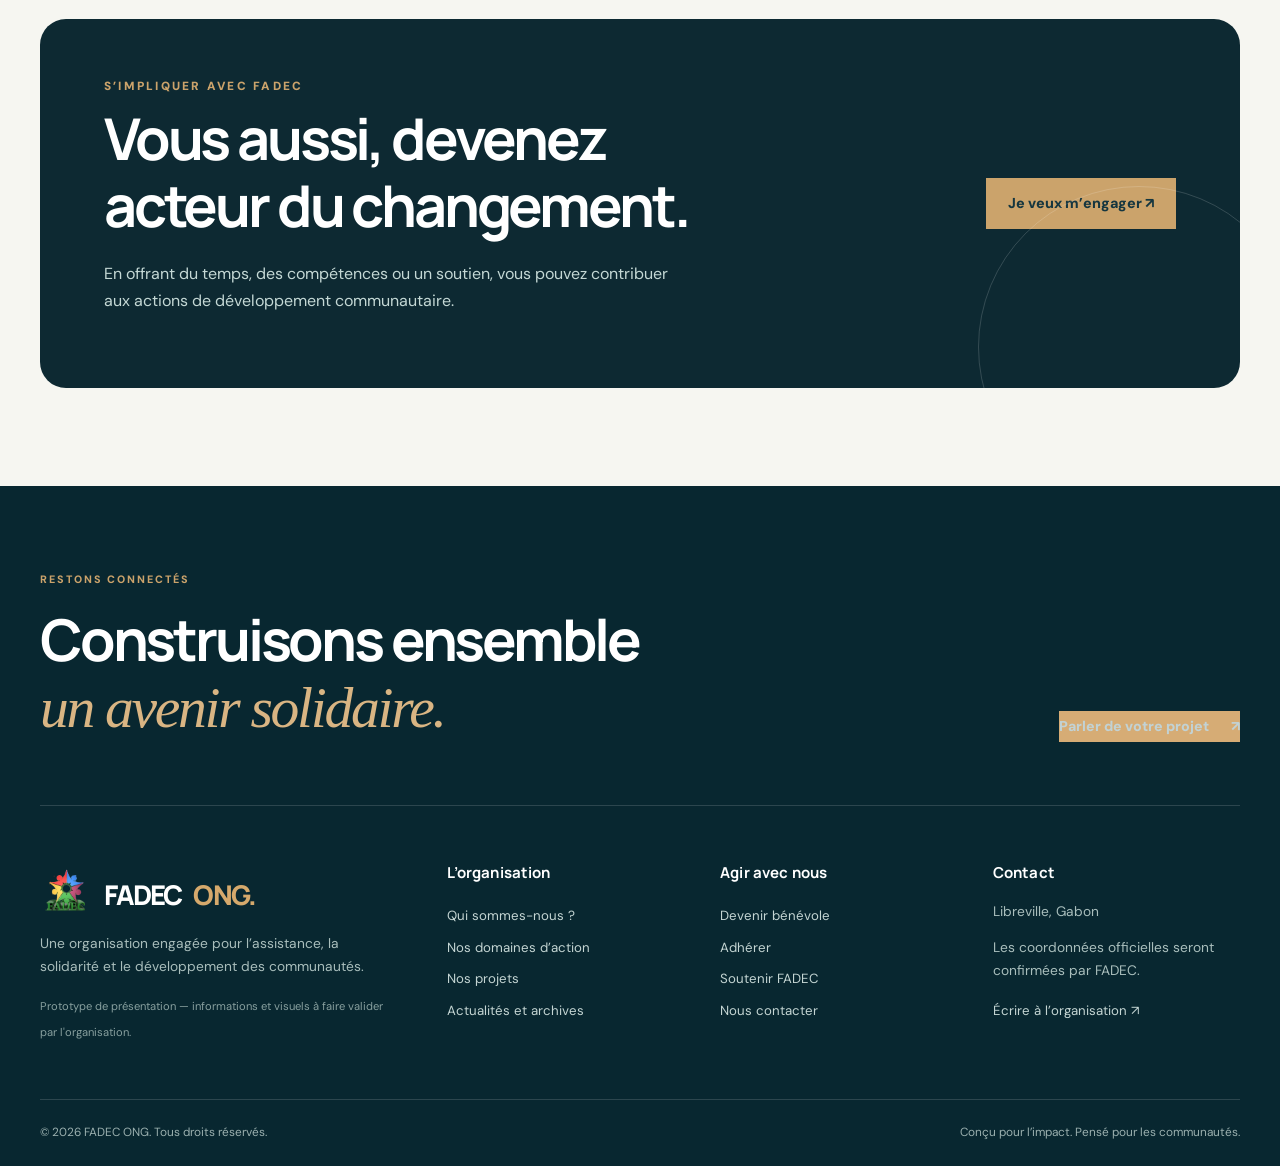
<file: domaines.html>
<!DOCTYPE html>

<html lang="fr"><head><meta charset="utf-8"/><meta content="width=device-width,initial-scale=1" name="viewport"/><meta content="#103544" name="theme-color"/><meta content="Education, santé, environnement, solidarité et développement communautaire." name="description"/><title>Nos domaines d’intervention | FADEC ONG</title><link href="assets/style.css" rel="stylesheet"/><link href="assets/favicon.svg" rel="icon" type="image/svg+xml"/><link href="https://images.unsplash.com" rel="preconnect"/><meta content="light" name="color-scheme"/><meta content="website" property="og:type"/><meta content="noindex, nofollow" name="robots"/></head><body><a class="skip-link" href="#contenu">Aller au contenu</a><div class="utility"><div class="container utility-inner"><span><i class="utility-dot"></i> Organisation engagée pour le développement communautaire</span><a href="contact.html">Libreville · Gabon <span aria-hidden="true">↗</span></a></div></div><header class="header"><div class="container nav"><a aria-label="FADEC ONG — Accueil" class="brand" href="index.html"><span aria-hidden="true" class="brandmark"><img alt="" height="64" src="assets/images/logo-fadec.png" width="65"/></span><span class="brandwords"><strong>FADEC<span> ONG</span></strong><small>Solidarité &amp; développement</small></span></a><nav aria-label="Navigation principale" class="navlinks" id="menu-principal"><a class="" href="index.html">Accueil</a><a class="" href="organisation.html">L’ONG</a><a class="active" href="domaines.html">Nos actions</a><a class="" href="projets.html">Nos projets</a><a class="" href="actualites.html">Actualités</a><a class="" href="rejoindre.html">S’engager</a><a class="" href="contact.html">Contact</a></nav><a class="nav-cta" href="soutenir.html">Soutenir nos actions <span aria-hidden="true">↗</span></a><button aria-controls="menu-principal" aria-expanded="false" aria-label="Ouvrir le menu" class="menu-toggle" type="button"><span></span><span></span><span></span></button></div></header><main id="contenu"><section class="pagehero premium-pagehero"><div class="container"><div class="breadcrumb"><a href="index.html">Accueil</a> / Nos actions</div><h1>Des domaines d’action complémentaires.</h1><p>FADEC agit à travers des initiatives éducatives, sociales, environnementales et citoyennes.</p></div></section><section class="section"><div class="container grid2"><article class="detail-block reveal" id="education"><span class="eyebrow">Domaine d’intervention</span><h3>Éducation et formation</h3><p>Élargir l’accès aux connaissances et promouvoir les formations qualifiantes.</p><p class="footnote">Compétences numériques, soutien scolaire et développement des capacités.</p></article><article class="detail-block reveal" id="sante"><span class="eyebrow">Domaine d’intervention</span><h3>Santé et bien-être</h3><p>Encourager la sensibilisation et la prévention en santé communautaire.</p><p class="footnote">Accompagnement social, information et mobilisation.</p></article><article class="detail-block reveal" id="environnement"><span class="eyebrow">Domaine d’intervention</span><h3>Nature, environnement et agriculture</h3><p>Valoriser la gestion responsable des ressources naturelles et les activités agricoles.</p><p class="footnote">Environnement, agriculture et pratiques durables.</p></article><article class="detail-block reveal" id="social"><span class="eyebrow">Domaine d’intervention</span><h3>Solidarité et inclusion</h3><p>Renforcer l’entraide et soutenir les personnes en situation de vulnérabilité.</p><p class="footnote">Participation citoyenne, droits et accompagnement.</p></article><article class="detail-block reveal" id="entrepreneuriat"><span class="eyebrow">Domaine d’intervention</span><h3>Entrepreneuriat et autonomie</h3><p>Favoriser les compétences permettant l’insertion et le développement économique.</p><p class="footnote">Formation, accompagnement et initiatives économiques.</p></article><article class="detail-block reveal" id="culture"><span class="eyebrow">Domaine d’intervention</span><h3>Culture et engagement citoyen</h3><p>Créer des espaces de rencontre, de dialogue et d’engagement des jeunes.</p><p class="footnote">Échanges, citoyenneté et mobilisation associative.</p></article></div></section><section class="section section-alt"><div class="container"><div class="cta"><div><div class="eyebrow" style="color:var(--gold)">S’impliquer avec FADEC</div><h2>Vous aussi, devenez acteur du changement.</h2><p>En offrant du temps, des compétences ou un soutien, vous pouvez contribuer aux actions de développement communautaire.</p></div><a class="btn" href="rejoindre.html">Je veux m’engager ↗</a></div></div></section></main><footer class="footer"><div class="container"><div class="footer-top"><div><span class="footer-eyebrow">RESTONS CONNECTÉS</span><h2>Construisons ensemble<br/><em>un avenir solidaire.</em></h2></div><a class="footer-cta" href="contact.html">Parler de votre projet <span>↗</span></a></div><div class="footer-grid"><div><a class="footer-brand" href="index.html"><img alt="" height="52" src="assets/images/logo-fadec.png" width="52"/>FADEC <span>ONG.</span></a><p>Une organisation engagée pour l’assistance, la solidarité et le développement des communautés.</p><small>Prototype de présentation — informations et visuels à faire valider par l'organisation.</small></div><div><h3>L’organisation</h3><a href="organisation.html">Qui sommes-nous ?</a><a href="domaines.html">Nos domaines d’action</a><a href="projets.html">Nos projets</a><a href="actualites.html">Actualités et archives</a></div><div><h3>Agir avec nous</h3><a href="rejoindre.html">Devenir bénévole</a><a href="rejoindre.html#adhesion">Adhérer</a><a href="soutenir.html">Soutenir FADEC</a><a href="contact.html">Nous contacter</a></div><div><h3>Contact</h3><p>Libreville, Gabon</p><p>Les coordonnées officielles seront confirmées par FADEC.</p><a href="contact.html">Écrire à l’organisation ↗</a></div></div><div class="footer-bottom"><span>© <span id="year">2026</span> FADEC ONG. Tous droits réservés.</span><span>Conçu pour l’impact. Pensé pour les communautés.</span></div></div></footer><script defer="" src="assets/main.js"></script><script>document.getElementById('year').textContent=new Date().getFullYear()</script></body></html>
</file>
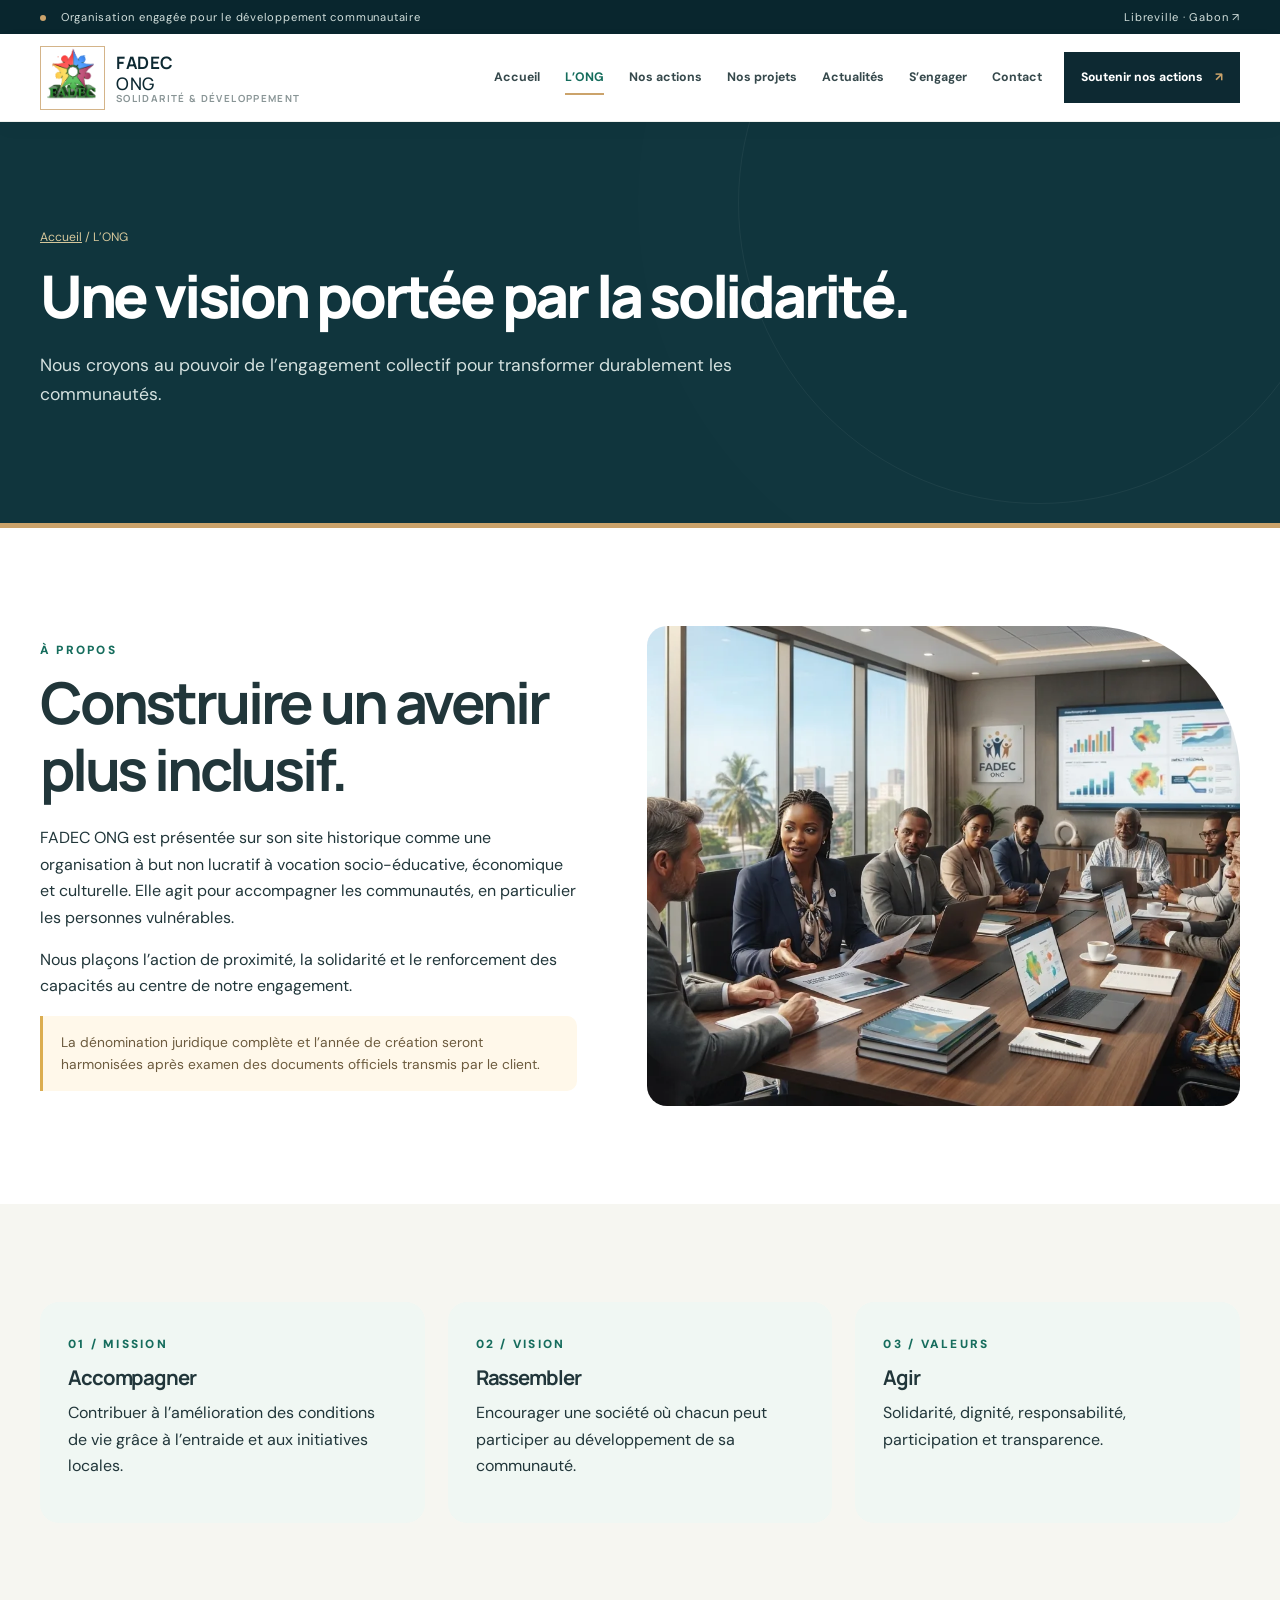
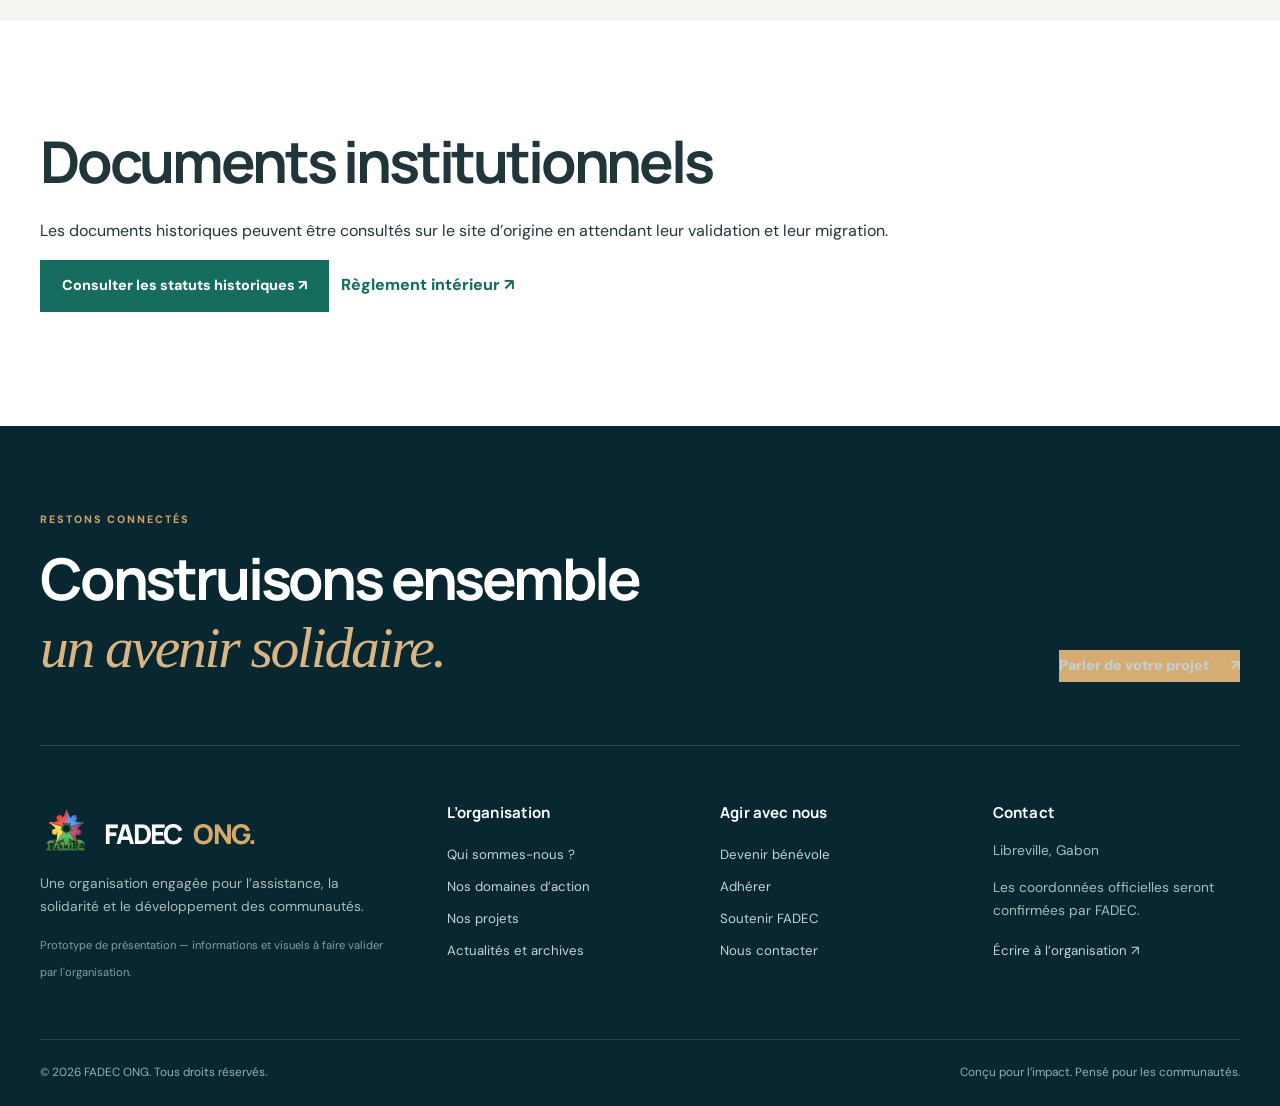
<file: organisation.html>
<!DOCTYPE html>

<html lang="fr"><head><meta charset="utf-8"/><meta content="width=device-width,initial-scale=1" name="viewport"/><meta content="#103544" name="theme-color"/><meta content="Découvrez la mission, la vision et les valeurs de FADEC ONG." name="description"/><title>Notre organisation | FADEC ONG</title><link href="assets/style.css" rel="stylesheet"/><link href="assets/favicon.svg" rel="icon" type="image/svg+xml"/><link href="https://images.unsplash.com" rel="preconnect"/><meta content="light" name="color-scheme"/><meta content="website" property="og:type"/><meta content="noindex, nofollow" name="robots"/></head><body><a class="skip-link" href="#contenu">Aller au contenu</a><div class="utility"><div class="container utility-inner"><span><i class="utility-dot"></i> Organisation engagée pour le développement communautaire</span><a href="contact.html">Libreville · Gabon <span aria-hidden="true">↗</span></a></div></div><header class="header"><div class="container nav"><a aria-label="FADEC ONG — Accueil" class="brand" href="index.html"><span aria-hidden="true" class="brandmark"><img alt="" height="64" src="assets/images/logo-fadec.png" width="65"/></span><span class="brandwords"><strong>FADEC<span> ONG</span></strong><small>Solidarité &amp; développement</small></span></a><nav aria-label="Navigation principale" class="navlinks" id="menu-principal"><a class="" href="index.html">Accueil</a><a class="active" href="organisation.html">L’ONG</a><a class="" href="domaines.html">Nos actions</a><a class="" href="projets.html">Nos projets</a><a class="" href="actualites.html">Actualités</a><a class="" href="rejoindre.html">S’engager</a><a class="" href="contact.html">Contact</a></nav><a class="nav-cta" href="soutenir.html">Soutenir nos actions <span aria-hidden="true">↗</span></a><button aria-controls="menu-principal" aria-expanded="false" aria-label="Ouvrir le menu" class="menu-toggle" type="button"><span></span><span></span><span></span></button></div></header><main id="contenu"><section class="pagehero premium-pagehero"><div class="container"><div class="breadcrumb"><a href="index.html">Accueil</a> / L’ONG</div><h1>Une vision portée par la solidarité.</h1><p>Nous croyons au pouvoir de l’engagement collectif pour transformer durablement les communautés.</p></div></section><section class="section"><div class="container split"><div><div class="eyebrow">À propos</div><h2>Construire un avenir plus inclusif.</h2><p>FADEC ONG est présentée sur son site historique comme une organisation à but non lucratif à vocation socio-éducative, économique et culturelle. Elle agit pour accompagner les communautés, en particulier les personnes vulnérables.</p><p>Nous plaçons l’action de proximité, la solidarité et le renforcement des capacités au centre de notre engagement.</p><div class="notice">La dénomination juridique complète et l’année de création seront harmonisées après examen des documents officiels transmis par le client.</div></div><div aria-label="Image illustrative de communauté" class="split-photo photo" role="img"></div></div></section><section class="section section-alt"><div class="container grid3"><div class="detail-block"><span class="eyebrow">01 / Mission</span><h3>Accompagner</h3><p>Contribuer à l’amélioration des conditions de vie grâce à l’entraide et aux initiatives locales.</p></div><div class="detail-block"><span class="eyebrow">02 / Vision</span><h3>Rassembler</h3><p>Encourager une société où chacun peut participer au développement de sa communauté.</p></div><div class="detail-block"><span class="eyebrow">03 / Valeurs</span><h3>Agir</h3><p>Solidarité, dignité, responsabilité, participation et transparence.</p></div></div></section><section class="section"><div class="container"><h2>Documents institutionnels</h2><p>Les documents historiques peuvent être consultés sur le site d’origine en attendant leur validation et leur migration.</p><p><a class="btn btn-green" href="https://fadecong.wordpress.com/2019/10/18/statut-de-long-la-fadec/" rel="noopener" target="_blank">Consulter les statuts historiques ↗</a>   <a class="inline-link" href="https://fadecong.wordpress.com/2019/10/18/reglement-interieur-de-la-fadec/" rel="noopener" target="_blank">Règlement intérieur ↗</a></p></div></section></main><footer class="footer"><div class="container"><div class="footer-top"><div><span class="footer-eyebrow">RESTONS CONNECTÉS</span><h2>Construisons ensemble<br/><em>un avenir solidaire.</em></h2></div><a class="footer-cta" href="contact.html">Parler de votre projet <span>↗</span></a></div><div class="footer-grid"><div><a class="footer-brand" href="index.html"><img alt="" height="52" src="assets/images/logo-fadec.png" width="52"/>FADEC <span>ONG.</span></a><p>Une organisation engagée pour l’assistance, la solidarité et le développement des communautés.</p><small>Prototype de présentation — informations et visuels à faire valider par l'organisation.</small></div><div><h3>L’organisation</h3><a href="organisation.html">Qui sommes-nous ?</a><a href="domaines.html">Nos domaines d’action</a><a href="projets.html">Nos projets</a><a href="actualites.html">Actualités et archives</a></div><div><h3>Agir avec nous</h3><a href="rejoindre.html">Devenir bénévole</a><a href="rejoindre.html#adhesion">Adhérer</a><a href="soutenir.html">Soutenir FADEC</a><a href="contact.html">Nous contacter</a></div><div><h3>Contact</h3><p>Libreville, Gabon</p><p>Les coordonnées officielles seront confirmées par FADEC.</p><a href="contact.html">Écrire à l’organisation ↗</a></div></div><div class="footer-bottom"><span>© <span id="year">2026</span> FADEC ONG. Tous droits réservés.</span><span>Conçu pour l’impact. Pensé pour les communautés.</span></div></div></footer><script defer="" src="assets/main.js"></script><script>document.getElementById('year').textContent=new Date().getFullYear()</script></body></html>
</file>
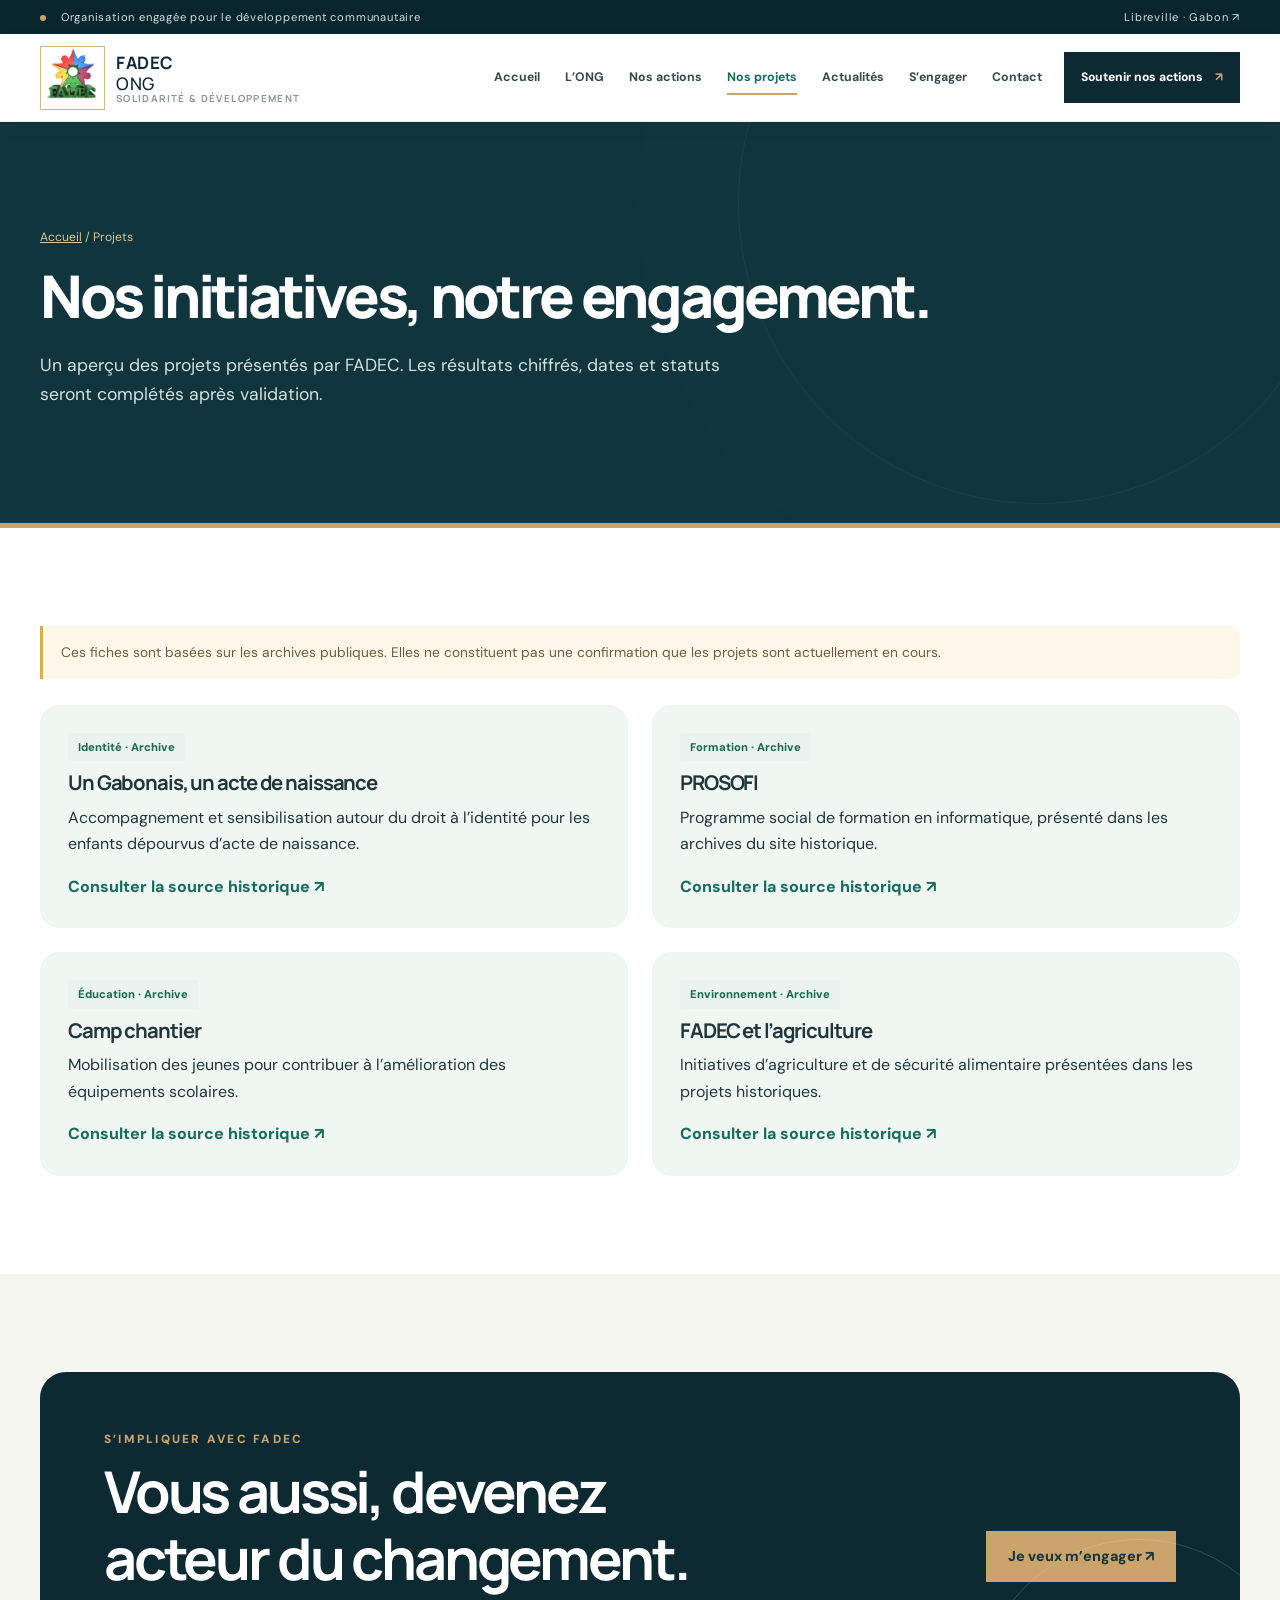
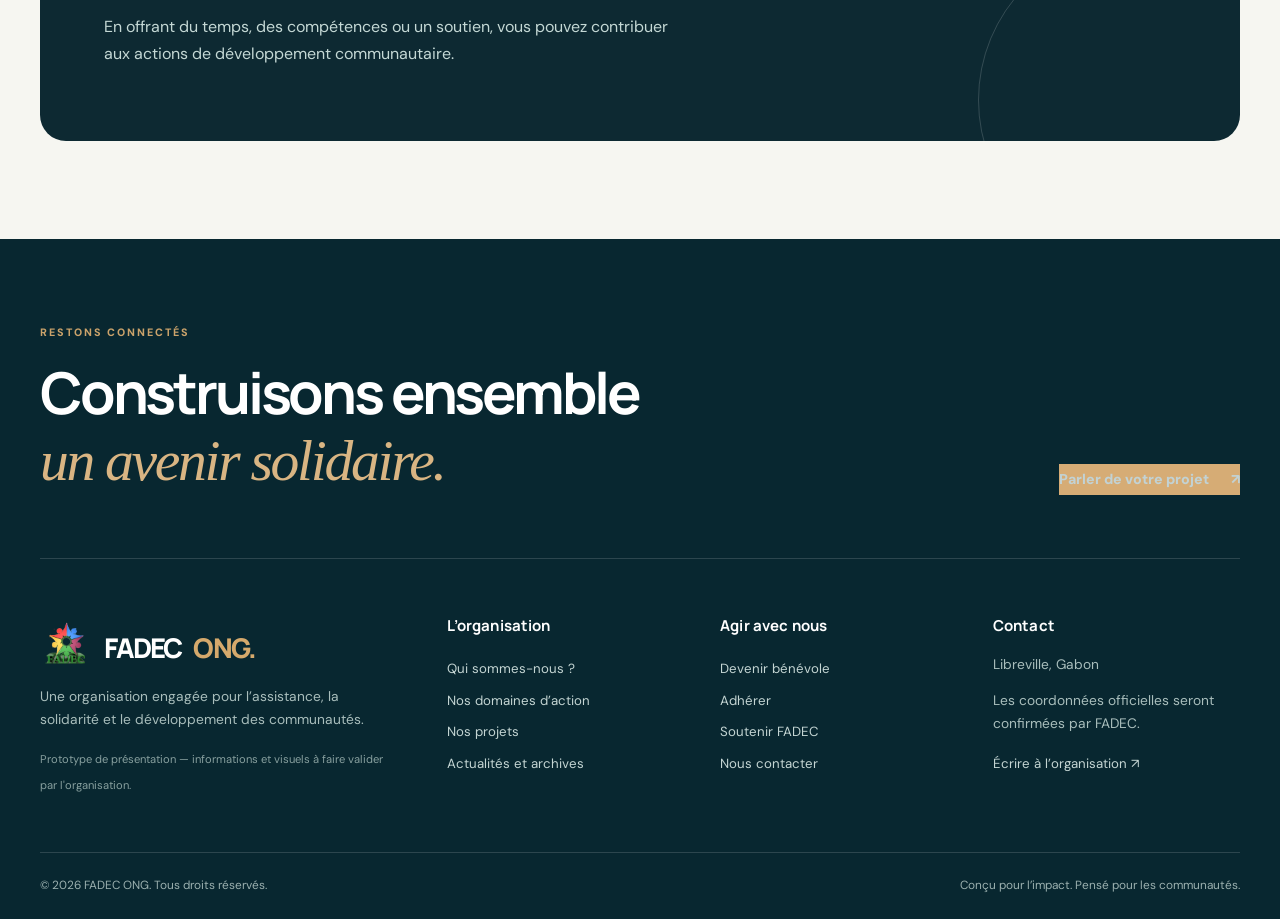
<file: projets.html>
<!DOCTYPE html>

<html lang="fr"><head><meta charset="utf-8"/><meta content="width=device-width,initial-scale=1" name="viewport"/><meta content="#103544" name="theme-color"/><meta content="Découvrez les projets et initiatives de FADEC ONG." name="description"/><title>Nos projets | FADEC ONG</title><link href="assets/style.css" rel="stylesheet"/><link href="assets/favicon.svg" rel="icon" type="image/svg+xml"/><link href="https://images.unsplash.com" rel="preconnect"/><meta content="light" name="color-scheme"/><meta content="website" property="og:type"/><meta content="noindex, nofollow" name="robots"/></head><body><a class="skip-link" href="#contenu">Aller au contenu</a><div class="utility"><div class="container utility-inner"><span><i class="utility-dot"></i> Organisation engagée pour le développement communautaire</span><a href="contact.html">Libreville · Gabon <span aria-hidden="true">↗</span></a></div></div><header class="header"><div class="container nav"><a aria-label="FADEC ONG — Accueil" class="brand" href="index.html"><span aria-hidden="true" class="brandmark"><img alt="" height="64" src="assets/images/logo-fadec.png" width="65"/></span><span class="brandwords"><strong>FADEC<span> ONG</span></strong><small>Solidarité &amp; développement</small></span></a><nav aria-label="Navigation principale" class="navlinks" id="menu-principal"><a class="" href="index.html">Accueil</a><a class="" href="organisation.html">L’ONG</a><a class="" href="domaines.html">Nos actions</a><a class="active" href="projets.html">Nos projets</a><a class="" href="actualites.html">Actualités</a><a class="" href="rejoindre.html">S’engager</a><a class="" href="contact.html">Contact</a></nav><a class="nav-cta" href="soutenir.html">Soutenir nos actions <span aria-hidden="true">↗</span></a><button aria-controls="menu-principal" aria-expanded="false" aria-label="Ouvrir le menu" class="menu-toggle" type="button"><span></span><span></span><span></span></button></div></header><main id="contenu"><section class="pagehero premium-pagehero"><div class="container"><div class="breadcrumb"><a href="index.html">Accueil</a> / Projets</div><h1>Nos initiatives, notre engagement.</h1><p>Un aperçu des projets présentés par FADEC. Les résultats chiffrés, dates et statuts seront complétés après validation.</p></div></section><section class="section"><div class="container"><div class="notice" style="margin-bottom:26px">Ces fiches sont basées sur les archives publiques. Elles ne constituent pas une confirmation que les projets sont actuellement en cours.</div><div class="grid2"><article class="detail-block reveal" id="identite"><span class="tag">Identité · Archive</span><h3>Un Gabonais, un acte de naissance</h3><p>Accompagnement et sensibilisation autour du droit à l’identité pour les enfants dépourvus d’acte de naissance.</p><a class="inline-link" href="https://fadecong.wordpress.com/2020/03/23/campagne-un-gabonais-un-acte-de-naissance/" rel="noopener" target="_blank">Consulter la source historique ↗</a></article><article class="detail-block reveal" id="prosofi"><span class="tag">Formation · Archive</span><h3>PROSOFI</h3><p>Programme social de formation en informatique, présenté dans les archives du site historique.</p><a class="inline-link" href="https://fadecong.wordpress.com/2020/03/23/programme-social-de-formation-en-informatique-prosofi/" rel="noopener" target="_blank">Consulter la source historique ↗</a></article><article class="detail-block reveal" id="chantier"><span class="tag">Éducation · Archive</span><h3>Camp chantier</h3><p>Mobilisation des jeunes pour contribuer à l’amélioration des équipements scolaires.</p><a class="inline-link" href="https://fadecong.wordpress.com/" rel="noopener" target="_blank">Consulter la source historique ↗</a></article><article class="detail-block reveal" id="agriculture"><span class="tag">Environnement · Archive</span><h3>FADEC et l’agriculture</h3><p>Initiatives d’agriculture et de sécurité alimentaire présentées dans les projets historiques.</p><a class="inline-link" href="https://fadecong.wordpress.com/projets-realises/" rel="noopener" target="_blank">Consulter la source historique ↗</a></article></div></div></section><section class="section section-alt"><div class="container"><div class="cta"><div><div class="eyebrow" style="color:var(--gold)">S’impliquer avec FADEC</div><h2>Vous aussi, devenez acteur du changement.</h2><p>En offrant du temps, des compétences ou un soutien, vous pouvez contribuer aux actions de développement communautaire.</p></div><a class="btn" href="rejoindre.html">Je veux m’engager ↗</a></div></div></section></main><footer class="footer"><div class="container"><div class="footer-top"><div><span class="footer-eyebrow">RESTONS CONNECTÉS</span><h2>Construisons ensemble<br/><em>un avenir solidaire.</em></h2></div><a class="footer-cta" href="contact.html">Parler de votre projet <span>↗</span></a></div><div class="footer-grid"><div><a class="footer-brand" href="index.html"><img alt="" height="52" src="assets/images/logo-fadec.png" width="52"/>FADEC <span>ONG.</span></a><p>Une organisation engagée pour l’assistance, la solidarité et le développement des communautés.</p><small>Prototype de présentation — informations et visuels à faire valider par l'organisation.</small></div><div><h3>L’organisation</h3><a href="organisation.html">Qui sommes-nous ?</a><a href="domaines.html">Nos domaines d’action</a><a href="projets.html">Nos projets</a><a href="actualites.html">Actualités et archives</a></div><div><h3>Agir avec nous</h3><a href="rejoindre.html">Devenir bénévole</a><a href="rejoindre.html#adhesion">Adhérer</a><a href="soutenir.html">Soutenir FADEC</a><a href="contact.html">Nous contacter</a></div><div><h3>Contact</h3><p>Libreville, Gabon</p><p>Les coordonnées officielles seront confirmées par FADEC.</p><a href="contact.html">Écrire à l’organisation ↗</a></div></div><div class="footer-bottom"><span>© <span id="year">2026</span> FADEC ONG. Tous droits réservés.</span><span>Conçu pour l’impact. Pensé pour les communautés.</span></div></div></footer><script defer="" src="assets/main.js"></script><script>document.getElementById('year').textContent=new Date().getFullYear()</script></body></html>
</file>
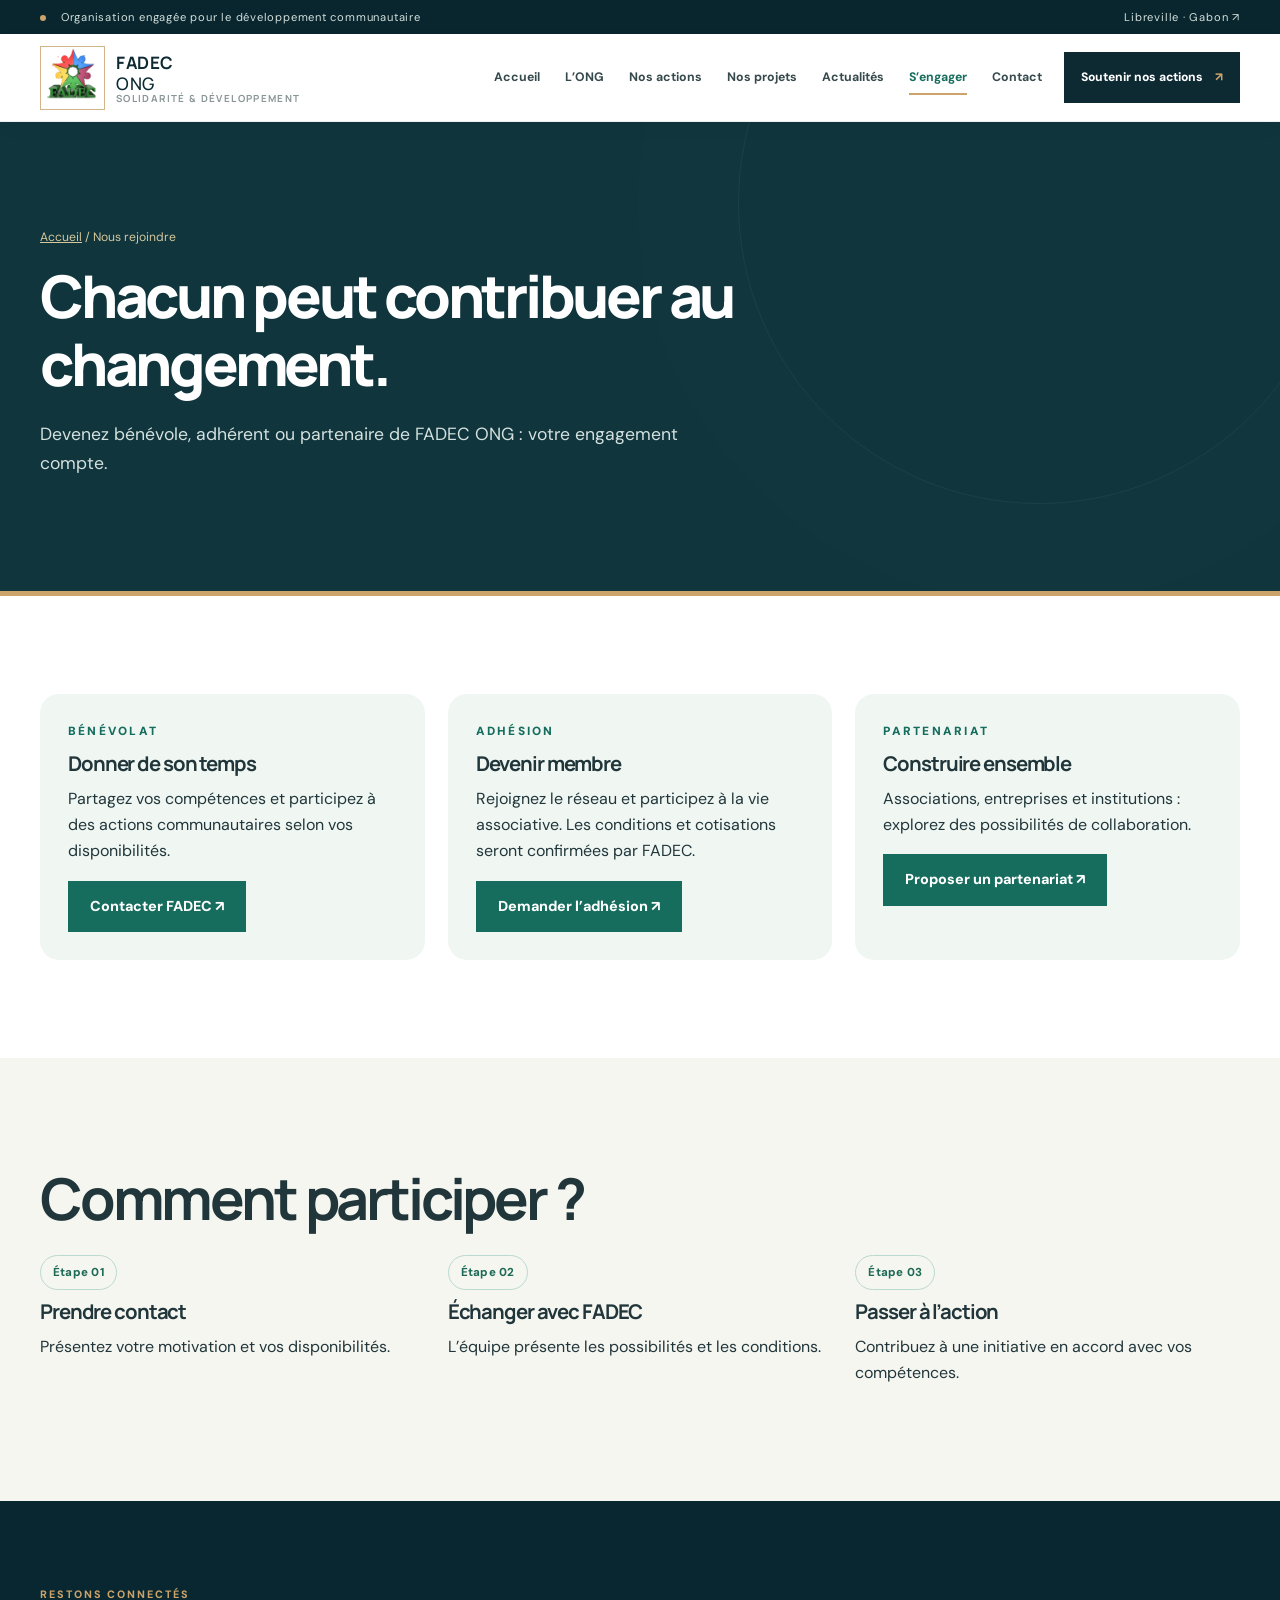
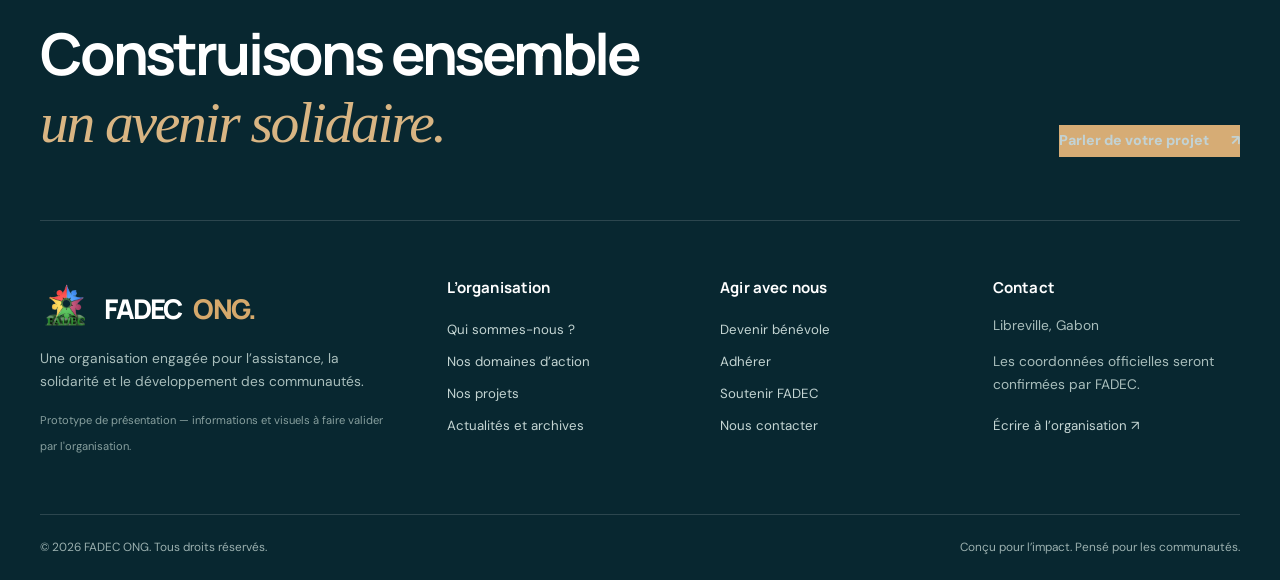
<file: rejoindre.html>
<!DOCTYPE html>

<html lang="fr"><head><meta charset="utf-8"/><meta content="width=device-width,initial-scale=1" name="viewport"/><meta content="#103544" name="theme-color"/><meta content="Adhérer, devenir bénévole ou partenaire FADEC ONG." name="description"/><title>Nous rejoindre | FADEC ONG</title><link href="assets/style.css" rel="stylesheet"/><link href="assets/favicon.svg" rel="icon" type="image/svg+xml"/><link href="https://images.unsplash.com" rel="preconnect"/><meta content="light" name="color-scheme"/><meta content="website" property="og:type"/><meta content="noindex, nofollow" name="robots"/></head><body><a class="skip-link" href="#contenu">Aller au contenu</a><div class="utility"><div class="container utility-inner"><span><i class="utility-dot"></i> Organisation engagée pour le développement communautaire</span><a href="contact.html">Libreville · Gabon <span aria-hidden="true">↗</span></a></div></div><header class="header"><div class="container nav"><a aria-label="FADEC ONG — Accueil" class="brand" href="index.html"><span aria-hidden="true" class="brandmark"><img alt="" height="64" src="assets/images/logo-fadec.png" width="65"/></span><span class="brandwords"><strong>FADEC<span> ONG</span></strong><small>Solidarité &amp; développement</small></span></a><nav aria-label="Navigation principale" class="navlinks" id="menu-principal"><a class="" href="index.html">Accueil</a><a class="" href="organisation.html">L’ONG</a><a class="" href="domaines.html">Nos actions</a><a class="" href="projets.html">Nos projets</a><a class="" href="actualites.html">Actualités</a><a class="active" href="rejoindre.html">S’engager</a><a class="" href="contact.html">Contact</a></nav><a class="nav-cta" href="soutenir.html">Soutenir nos actions <span aria-hidden="true">↗</span></a><button aria-controls="menu-principal" aria-expanded="false" aria-label="Ouvrir le menu" class="menu-toggle" type="button"><span></span><span></span><span></span></button></div></header><main id="contenu"><section class="pagehero premium-pagehero"><div class="container"><div class="breadcrumb"><a href="index.html">Accueil</a> / Nous rejoindre</div><h1>Chacun peut contribuer au changement.</h1><p>Devenez bénévole, adhérent ou partenaire de FADEC ONG : votre engagement compte.</p></div></section><section class="section"><div class="container grid3"><article class="detail-block"><div class="eyebrow">Bénévolat</div><h3>Donner de son temps</h3><p>Partagez vos compétences et participez à des actions communautaires selon vos disponibilités.</p><a class="btn btn-green" href="contact.html?objet=Bénévolat">Contacter FADEC ↗</a></article><article class="detail-block" id="adhesion"><div class="eyebrow">Adhésion</div><h3>Devenir membre</h3><p>Rejoignez le réseau et participez à la vie associative. Les conditions et cotisations seront confirmées par FADEC.</p><a class="btn btn-green" href="contact.html?objet=Adhésion">Demander l’adhésion ↗</a></article><article class="detail-block"><div class="eyebrow">Partenariat</div><h3>Construire ensemble</h3><p>Associations, entreprises et institutions : explorez des possibilités de collaboration.</p><a class="btn btn-green" href="contact.html?objet=Partenariat">Proposer un partenariat ↗</a></article></div></section><section class="section section-alt"><div class="container"><h2>Comment participer ?</h2><div class="grid3"><div><span class="pill">Étape 01</span><h3>Prendre contact</h3><p>Présentez votre motivation et vos disponibilités.</p></div><div><span class="pill">Étape 02</span><h3>Échanger avec FADEC</h3><p>L’équipe présente les possibilités et les conditions.</p></div><div><span class="pill">Étape 03</span><h3>Passer à l’action</h3><p>Contribuez à une initiative en accord avec vos compétences.</p></div></div></div></section></main><footer class="footer"><div class="container"><div class="footer-top"><div><span class="footer-eyebrow">RESTONS CONNECTÉS</span><h2>Construisons ensemble<br/><em>un avenir solidaire.</em></h2></div><a class="footer-cta" href="contact.html">Parler de votre projet <span>↗</span></a></div><div class="footer-grid"><div><a class="footer-brand" href="index.html"><img alt="" height="52" src="assets/images/logo-fadec.png" width="52"/>FADEC <span>ONG.</span></a><p>Une organisation engagée pour l’assistance, la solidarité et le développement des communautés.</p><small>Prototype de présentation — informations et visuels à faire valider par l'organisation.</small></div><div><h3>L’organisation</h3><a href="organisation.html">Qui sommes-nous ?</a><a href="domaines.html">Nos domaines d’action</a><a href="projets.html">Nos projets</a><a href="actualites.html">Actualités et archives</a></div><div><h3>Agir avec nous</h3><a href="rejoindre.html">Devenir bénévole</a><a href="rejoindre.html#adhesion">Adhérer</a><a href="soutenir.html">Soutenir FADEC</a><a href="contact.html">Nous contacter</a></div><div><h3>Contact</h3><p>Libreville, Gabon</p><p>Les coordonnées officielles seront confirmées par FADEC.</p><a href="contact.html">Écrire à l’organisation ↗</a></div></div><div class="footer-bottom"><span>© <span id="year">2026</span> FADEC ONG. Tous droits réservés.</span><span>Conçu pour l’impact. Pensé pour les communautés.</span></div></div></footer><script defer="" src="assets/main.js"></script><script>document.getElementById('year').textContent=new Date().getFullYear()</script></body></html>
</file>
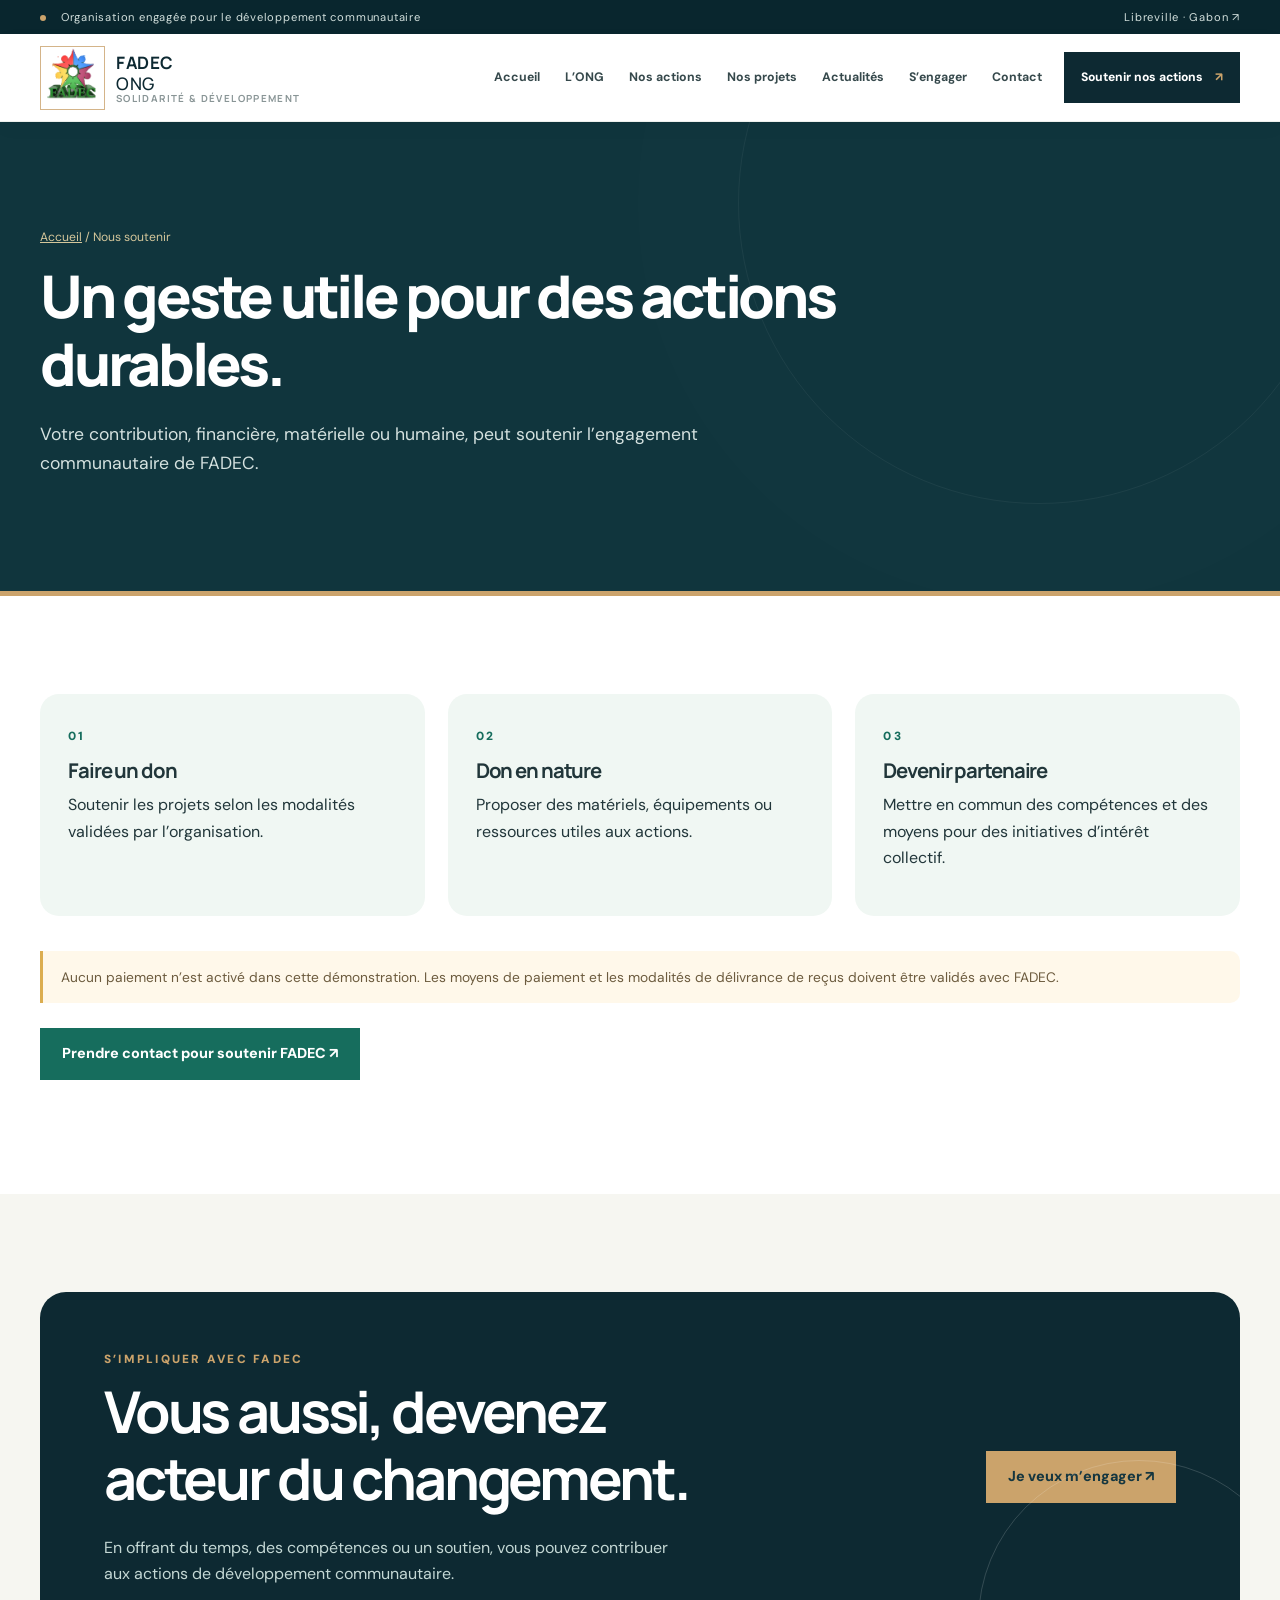
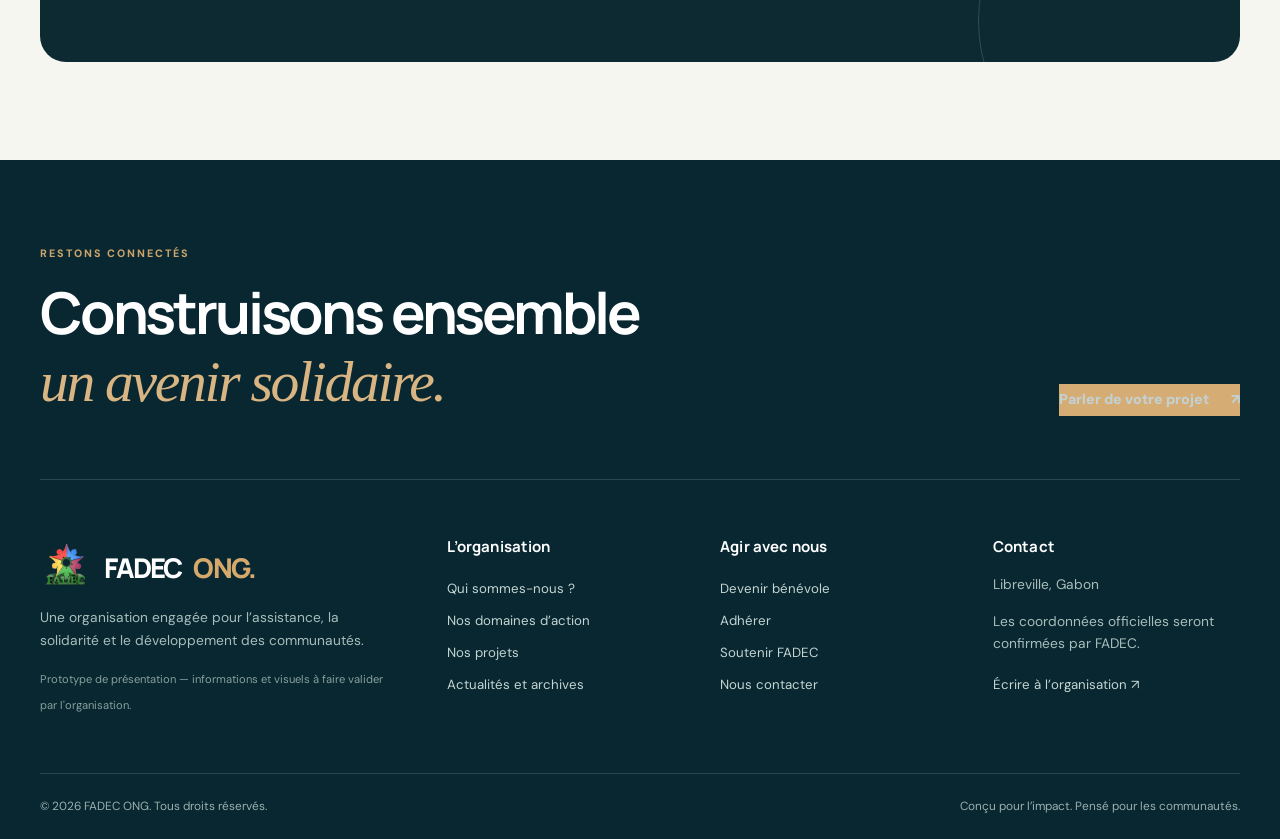
<file: soutenir.html>
<!DOCTYPE html>

<html lang="fr"><head><meta charset="utf-8"/><meta content="width=device-width,initial-scale=1" name="viewport"/><meta content="#103544" name="theme-color"/><meta content="Faire un don ou devenir partenaire de FADEC ONG." name="description"/><title>Nous soutenir | FADEC ONG</title><link href="assets/style.css" rel="stylesheet"/><link href="assets/favicon.svg" rel="icon" type="image/svg+xml"/><link href="https://images.unsplash.com" rel="preconnect"/><meta content="light" name="color-scheme"/><meta content="website" property="og:type"/><meta content="noindex, nofollow" name="robots"/></head><body><a class="skip-link" href="#contenu">Aller au contenu</a><div class="utility"><div class="container utility-inner"><span><i class="utility-dot"></i> Organisation engagée pour le développement communautaire</span><a href="contact.html">Libreville · Gabon <span aria-hidden="true">↗</span></a></div></div><header class="header"><div class="container nav"><a aria-label="FADEC ONG — Accueil" class="brand" href="index.html"><span aria-hidden="true" class="brandmark"><img alt="" height="64" src="assets/images/logo-fadec.png" width="65"/></span><span class="brandwords"><strong>FADEC<span> ONG</span></strong><small>Solidarité &amp; développement</small></span></a><nav aria-label="Navigation principale" class="navlinks" id="menu-principal"><a class="" href="index.html">Accueil</a><a class="" href="organisation.html">L’ONG</a><a class="" href="domaines.html">Nos actions</a><a class="" href="projets.html">Nos projets</a><a class="" href="actualites.html">Actualités</a><a class="" href="rejoindre.html">S’engager</a><a class="" href="contact.html">Contact</a></nav><a class="nav-cta" href="soutenir.html">Soutenir nos actions <span aria-hidden="true">↗</span></a><button aria-controls="menu-principal" aria-expanded="false" aria-label="Ouvrir le menu" class="menu-toggle" type="button"><span></span><span></span><span></span></button></div></header><main id="contenu"><section class="pagehero premium-pagehero"><div class="container"><div class="breadcrumb"><a href="index.html">Accueil</a> / Nous soutenir</div><h1>Un geste utile pour des actions durables.</h1><p>Votre contribution, financière, matérielle ou humaine, peut soutenir l’engagement communautaire de FADEC.</p></div></section><section class="section"><div class="container grid3"><div class="detail-block"><span class="eyebrow">01</span><h3>Faire un don</h3><p>Soutenir les projets selon les modalités validées par l’organisation.</p></div><div class="detail-block"><span class="eyebrow">02</span><h3>Don en nature</h3><p>Proposer des matériels, équipements ou ressources utiles aux actions.</p></div><div class="detail-block"><span class="eyebrow">03</span><h3>Devenir partenaire</h3><p>Mettre en commun des compétences et des moyens pour des initiatives d’intérêt collectif.</p></div></div><div class="container" style="margin-top:35px"><div class="notice">Aucun paiement n’est activé dans cette démonstration. Les moyens de paiement et les modalités de délivrance de reçus doivent être validés avec FADEC.</div><p style="margin-top:25px"><a class="btn btn-green" href="contact.html?objet=Don">Prendre contact pour soutenir FADEC ↗</a></p></div></section><section class="section section-alt"><div class="container"><div class="cta"><div><div class="eyebrow" style="color:var(--gold)">S’impliquer avec FADEC</div><h2>Vous aussi, devenez acteur du changement.</h2><p>En offrant du temps, des compétences ou un soutien, vous pouvez contribuer aux actions de développement communautaire.</p></div><a class="btn" href="rejoindre.html">Je veux m’engager ↗</a></div></div></section></main><footer class="footer"><div class="container"><div class="footer-top"><div><span class="footer-eyebrow">RESTONS CONNECTÉS</span><h2>Construisons ensemble<br/><em>un avenir solidaire.</em></h2></div><a class="footer-cta" href="contact.html">Parler de votre projet <span>↗</span></a></div><div class="footer-grid"><div><a class="footer-brand" href="index.html"><img alt="" height="52" src="assets/images/logo-fadec.png" width="52"/>FADEC <span>ONG.</span></a><p>Une organisation engagée pour l’assistance, la solidarité et le développement des communautés.</p><small>Prototype de présentation — informations et visuels à faire valider par l'organisation.</small></div><div><h3>L’organisation</h3><a href="organisation.html">Qui sommes-nous ?</a><a href="domaines.html">Nos domaines d’action</a><a href="projets.html">Nos projets</a><a href="actualites.html">Actualités et archives</a></div><div><h3>Agir avec nous</h3><a href="rejoindre.html">Devenir bénévole</a><a href="rejoindre.html#adhesion">Adhérer</a><a href="soutenir.html">Soutenir FADEC</a><a href="contact.html">Nous contacter</a></div><div><h3>Contact</h3><p>Libreville, Gabon</p><p>Les coordonnées officielles seront confirmées par FADEC.</p><a href="contact.html">Écrire à l’organisation ↗</a></div></div><div class="footer-bottom"><span>© <span id="year">2026</span> FADEC ONG. Tous droits réservés.</span><span>Conçu pour l’impact. Pensé pour les communautés.</span></div></div></footer><script defer="" src="assets/main.js"></script><script>document.getElementById('year').textContent=new Date().getFullYear()</script></body></html>
</file>
<file: assets/style.css>
@import url('https://fonts.googleapis.com/css2?family=DM+Sans:wght@400;500;600;700&family=Manrope:wght@400;500;600;700;800&display=swap');
:root{--navy:#103544;--navy2:#0b2834;--green:#177f64;--gold:#e8ad58;--ivory:#f7f8f5;--ink:#1d343c;--muted:#60737a;--line:#dde7e4;--shadow:0 22px 60px rgba(14,52,61,.10)}*{box-sizing:border-box}html{scroll-behavior:smooth}body{margin:0;font-family:'DM Sans',Arial,sans-serif;color:var(--ink);background:white;line-height:1.65}h1,h2,h3,h4{font-family:Manrope,Arial,sans-serif;line-height:1.18;letter-spacing:-.035em}h1{font-size:clamp(2.65rem,5vw,5rem);margin:.25em 0 .36em;font-weight:800}h2{font-size:clamp(2rem,3.7vw,3.4rem);margin:.15em 0 .4em}h3{font-size:1.27rem;margin:.5em 0}p{margin:.6em 0 1em}a{color:inherit;text-decoration:none}img{max-width:100%;display:block}button,input,textarea,select{font:inherit}button{cursor:pointer}::selection{background:#e5c58c;color:#123845}.container{width:min(1160px,calc(100% - 42px));margin:0 auto}.topstrip{background:#082733;color:#d4e6e4;font-size:.79rem;padding:8px 0}.topstrip .container{display:flex;justify-content:space-between;gap:16px;align-items:center}.topstrip a:hover{text-decoration:underline}.header{position:sticky;top:0;background:rgba(255,255,255,.97);backdrop-filter:blur(14px);border-bottom:1px solid var(--line);z-index:50}.nav{height:80px;display:flex;align-items:center;gap:28px;justify-content:space-between}.brand{display:flex;align-items:center;gap:12px;min-width:193px}.brandmark{height:46px;width:46px;display:grid;place-items:center;background:var(--navy);color:#fff;border-radius:14px;font-size:1.05rem;font-family:Manrope;font-weight:900;letter-spacing:-.07em}.brand span{display:block;font-family:Manrope;font-size:1.08rem;font-weight:850;line-height:1.08}.brand small{display:block;color:#72868d;font-size:.64rem;letter-spacing:.17em;text-transform:uppercase;font-weight:700}.navlinks{display:flex;align-items:center;gap:19px}.navlinks>a{font-size:.84rem;font-weight:700;color:#344d55;white-space:nowrap}.navlinks>a:hover,.navlinks>a.active{color:var(--green)}.btn{display:inline-flex;align-items:center;justify-content:center;gap:9px;background:var(--gold);color:#15363f;border:0;border-radius:10px;padding:14px 22px;font-weight:800;font-size:.9rem;transition:transform .2s,background .2s}.btn:hover{transform:translateY(-2px);background:#f3c17b}.btn-green{background:var(--green);color:white}.btn-green:hover{background:#12694f}.btn-outline{background:transparent;color:inherit;border:1px solid currentColor}.btn-outline:hover{background:rgba(255,255,255,.12)}.btn-small{padding:10px 16px;font-size:.82rem}.menu-toggle{display:none;border:0;background:#e8f0ec;color:var(--navy);padding:9px 12px;border-radius:8px;font-size:1.3rem}.hero{background:var(--navy);color:white;position:relative;overflow:hidden}.hero:before{content:'';position:absolute;width:800px;height:800px;border:1px solid rgba(255,255,255,.08);border-radius:50%;left:-460px;top:-440px;box-shadow:0 0 0 100px rgba(255,255,255,.018),0 0 0 220px rgba(255,255,255,.017)}.hero-grid{min-height:640px;display:grid;grid-template-columns:1.04fr .96fr;align-items:center;gap:45px;padding:77px 0}.eyebrow{font-size:.74rem;letter-spacing:.19em;text-transform:uppercase;font-weight:850;color:var(--green)}.hero .eyebrow{color:var(--gold)}.hero p.lead{font-size:1.06rem;color:#d1e2e1;max-width:570px}.hero-actions{display:flex;gap:12px;flex-wrap:wrap;margin-top:30px}.hero-photo{height:500px;border-radius:180px 20px 20px 20px;position:relative;background:linear-gradient(140deg,#6b9f91,#1d555a);box-shadow:var(--shadow);overflow:hidden}.photo{background-size:cover;background-position:center;background-repeat:no-repeat}.hero-photo.photo{background-image:linear-gradient(0deg,rgba(6,42,48,.16),rgba(6,42,48,.16)),url('https://images.unsplash.com/photo-1488521787991-ed7bbaae773c?w=1200&q=85')}.hero-photo:after{content:'';position:absolute;inset:0;background:linear-gradient(0deg,rgba(7,49,52,.18),transparent 55%)}.floating-note{position:absolute;z-index:2;left:-38px;bottom:52px;background:#fff;color:var(--navy);padding:19px 24px;border-radius:14px;box-shadow:var(--shadow);max-width:260px}.floating-note strong{display:block;font-size:1.65rem;line-height:1.3}.floating-note small{font-size:.79rem;color:#697e83}.scroll-hint{color:#b9d0cc;font-size:.77rem;letter-spacing:.12em;text-transform:uppercase;margin-top:54px}.section{padding:98px 0}.section-alt{background:var(--ivory)}.section-heading{display:flex;align-items:end;justify-content:space-between;gap:30px;margin-bottom:36px}.section-heading p{max-width:550px;color:var(--muted)}.section-title{max-width:720px}.section-title p{color:var(--muted);font-size:1.04rem}.grid3{display:grid;grid-template-columns:repeat(3,1fr);gap:23px}.grid4{display:grid;grid-template-columns:repeat(4,1fr);gap:18px}.grid2{display:grid;grid-template-columns:repeat(2,1fr);gap:24px}.pill{display:inline-flex;align-items:center;gap:8px;padding:7px 12px;border:1px solid #bad9cf;color:#1e6a56;font-size:.72rem;border-radius:30px;font-weight:800;letter-spacing:.02em}.card{background:white;border:1px solid var(--line);border-radius:18px;overflow:hidden;transition:transform .25s,box-shadow .25s}.card:hover{transform:translateY(-5px);box-shadow:var(--shadow)}.card-body{padding:26px}.card p{color:var(--muted);font-size:.93rem}.card .textlink{color:var(--green);font-weight:800;font-size:.88rem}.card-img{height:218px;background-color:#d2e2dc}.img-education{background-image:url('https://images.unsplash.com/photo-1509062522246-3755977927d7?w=800&q=80')}.img-community{background-image:url('https://images.unsplash.com/photo-1517486808906-6ca8b3f04846?w=800&q=80')}.img-environment{background-image:url('https://images.unsplash.com/photo-1470071459604-3b5ec3a7fe05?w=800&q=80')}.img-health{background-image:url('https://images.unsplash.com/photo-1576091160399-112ba8d25d1d?w=800&q=80')}.img-training{background-image:url('https://images.unsplash.com/photo-1516321318423-f06f85e504b3?w=800&q=80')}.img-children{background-image:url('https://images.unsplash.com/photo-1488521787991-ed7bbaae773c?w=800&q=80')}.statband{background:#eaf3ef;padding:32px 0}.statgrid{display:grid;grid-template-columns:repeat(4,1fr);gap:24px}.stat{border-right:1px solid #cbded5;padding:10px 14px}.stat:last-child{border:0}.stat strong{font-size:1.5rem;display:block;color:var(--navy);font-family:Manrope;line-height:1.3}.stat span{font-size:.82rem;color:var(--muted)}.split{display:grid;grid-template-columns:.95fr 1.05fr;align-items:center;gap:70px}.split-photo{min-height:480px;border-radius:20px 150px 20px 20px;background-color:#d2e1d9;position:relative}.split-photo.photo{background-image:url('https://images.unsplash.com/photo-1517486808906-6ca8b3f04846?w=1000&q=80')}.checklist{list-style:none;padding:0}.checklist li{padding:10px 0 10px 30px;position:relative}.checklist li:before{content:'✓';position:absolute;left:0;color:var(--green);font-weight:900}.quote{background:#fff;border-left:4px solid var(--gold);padding:24px 30px;border-radius:0 16px 16px 0;color:#40575f;font-size:1.06rem}.cta{background:var(--navy);color:white;border-radius:26px;padding:58px 64px;display:flex;align-items:center;justify-content:space-between;gap:30px;position:relative;overflow:hidden}.cta:after{content:'';position:absolute;right:-60px;bottom:-120px;width:320px;height:320px;border:1px solid #ffffff29;border-radius:50%;pointer-events:none}.cta p{color:#c4d8d5;max-width:590px}.cta h2{max-width:650px}.footer{background:#092a36;color:#cfdee1;padding:66px 0 24px}.footgrid{display:grid;grid-template-columns:1.6fr 1fr 1fr 1.2fr;gap:42px}.footer h3{color:white;font-size:.94rem}.footer a{display:block;color:#c2d2d4;padding:4px 0;font-size:.89rem}.footer a:hover{color:var(--gold)}.footer p{font-size:.9rem;color:#bacbce}.footer .brand small{color:#abc0c2}.footbottom{border-top:1px solid #ffffff24;margin-top:42px;padding-top:18px;display:flex;justify-content:space-between;gap:14px;font-size:.76rem;color:#a7bec2}.pagehero{background:#103544;color:white;padding:85px 0 75px;position:relative;overflow:hidden}.pagehero:after{content:'';position:absolute;right:-60px;top:-220px;width:600px;height:600px;border:1px solid #ffffff25;border-radius:50%;box-shadow:0 0 0 100px #ffffff05}.pagehero p{max-width:700px;color:#c5d9d9;font-size:1.1rem}.pagehero h1{font-size:clamp(2.6rem,4vw,4rem);max-width:820px}.breadcrumb{font-size:.76rem;color:#d5c79b}.breadcrumb a{text-decoration:underline}.inline-link{color:var(--green);font-weight:800}.detail-block{border-radius:19px;padding:28px;background:#f0f7f3}.form{display:grid;gap:15px}.form label{font-size:.85rem;font-weight:800;display:block;margin:0 0 6px}.form input,.form textarea,.form select{width:100%;border:1px solid #c9d7d2;border-radius:9px;padding:13px 15px;background:white;color:var(--ink);outline:none}.form input:focus,.form textarea:focus,.form select:focus{border-color:var(--green);box-shadow:0 0 0 3px #177f6422}.form textarea{min-height:130px;resize:vertical}.notice{padding:15px 18px;background:#fff8ea;border-left:3px solid #dbad50;border-radius:0 10px 10px 0;color:#6c5b3e;font-size:.86rem}.filterbar{display:flex;gap:8px;flex-wrap:wrap;margin-bottom:24px}.filterbtn{border:1px solid var(--line);background:white;padding:9px 17px;border-radius:30px;color:var(--ink);font-weight:700}.filterbtn.is-active{background:var(--green);color:#fff;border-color:var(--green)}.contactinfo{display:grid;gap:14px}.contactinfo a{color:var(--green);font-weight:700}.tag{background:#eaf3ef;color:#18694f;border-radius:20px;padding:5px 10px;font-size:.7rem;font-weight:800;display:inline-block}.mini-divider{width:50px;height:4px;background:var(--gold);border-radius:3px;margin:15px 0 24px}.footnote{font-size:.75rem;color:var(--muted)}.reveal{opacity:0;transform:translateY(12px);transition:opacity .5s,transform .5s}.reveal.visible{opacity:1;transform:none}@media(prefers-reduced-motion:reduce){*,*:before,*:after{scroll-behavior:auto!important;transition:none!important}.reveal{opacity:1;transform:none}}@media(max-width:1080px){.navlinks{gap:12px}.navlinks>a{font-size:.75rem}.nav{gap:10px}.brand{min-width:158px}}@media(max-width:850px){.nav{height:72px}.menu-toggle{display:block}.navlinks{position:absolute;top:72px;left:0;right:0;padding:16px 22px 22px;background:white;display:none;flex-direction:column;align-items:stretch;box-shadow:0 20px 30px #102b3021;border-bottom:1px solid var(--line)}.navlinks.open{display:flex}.navlinks a{font-size:.97rem;padding:9px 0}.nav .desktopcta{display:none}.hero-grid{grid-template-columns:1fr;min-height:auto;padding:72px 0}.hero-photo{height:390px;max-width:600px}.floating-note{left:15px;bottom:20px}.grid3{grid-template-columns:repeat(2,1fr)}.grid4{grid-template-columns:repeat(2,1fr)}.split{grid-template-columns:1fr;gap:30px}.split-photo{min-height:360px}.footgrid{grid-template-columns:repeat(2,1fr)}.cta{padding:40px;display:block}.cta .btn{margin-top:18px}}@media(max-width:600px){.topstrip .container{justify-content:center}.topstrip .hide-sm{display:none}.container{width:min(100% - 32px,1160px)}.hero-grid{padding:58px 0 65px;gap:26px}.hero-photo{height:285px;border-radius:85px 12px 12px 12px}.floating-note{padding:12px 15px;max-width:170px}.floating-note strong{font-size:1.15rem}.scroll-hint{display:none}h1{font-size:2.5rem}.section{padding:66px 0}.section-heading{display:block}.grid3,.grid2{grid-template-columns:1fr}.grid4{grid-template-columns:repeat(2,1fr);gap:12px}.statgrid{grid-template-columns:repeat(2,1fr)}.stat:nth-child(2){border:0}.stat strong{font-size:1.25rem}.footgrid{grid-template-columns:1fr;gap:20px}.footbottom{display:block}.pagehero{padding:65px 0}.cta{padding:31px 23px}.card-img{height:198px}}

/* FADEC — Direction artistique institutionnelle premium / V2 */
@import url('https://fonts.googleapis.com/css2?family=DM+Sans:wght@400;500;600;700&family=Manrope:wght@400;500;600;700;800&family=Playfair+Display:ital,wght@0,500;0,600;1,500;1,600&display=swap');
:root{--navy:#0d2932;--navy2:#123c43;--ink:#21363a;--green:#166d5d;--gold:#cba36b;--ivory:#f5f3ed;--line:#e4e6e1;--muted:#67777a;--shadow:0 18px 45px #122c3014}
html{scroll-behavior:smooth}body{margin:0;background:#fff;color:var(--ink);font-family:'DM Sans',Arial,sans-serif;line-height:1.65}a{color:inherit;text-decoration:none}a:focus-visible,button:focus-visible,input:focus-visible,textarea:focus-visible,select:focus-visible{outline:3px solid #dfa95a;outline-offset:4px}img{max-width:100%}h1,h2,h3{font-family:Manrope,sans-serif;letter-spacing:-.055em;line-height:1.16}h1{font-size:clamp(3.8rem,7vw,7rem)}h2{font-size:clamp(2.4rem,4.5vw,4.8rem)}.container{width:min(100% - 80px,1240px);margin:auto}.skip-link{position:fixed;z-index:999;top:-80px;left:15px;background:white;padding:10px 20px}.skip-link:focus{top:10px}.utility{background:#09262e;color:#d2dfdc;font-size:.7rem;letter-spacing:.07em}.utility-inner{display:flex;justify-content:space-between;align-items:center;min-height:34px}.utility a{color:inherit}.utility-dot{display:inline-block;width:6px;height:6px;background:var(--gold);border-radius:50%;margin-right:11px}.header{position:sticky;top:0;z-index:100;background:#fff;border-bottom:1px solid #edf0ed;box-shadow:0 6px 18px #0a282b08}.nav{height:87px;display:flex;align-items:center;justify-content:space-between;gap:22px}.brand{display:flex;align-items:center;gap:11px;min-width:212px}.brandmark{display:grid;place-items:center;width:49px;height:49px;border:1px solid #d4b489;color:var(--navy);font-family:'Playfair Display',serif;font-size:32px;font-weight:600;line-height:1}.brand-dot{color:var(--gold);margin-left:-5px}.brandwords strong{display:block;color:var(--navy);font-size:1.07rem;letter-spacing:.035em;line-height:1.4}.brandwords strong span{font-weight:500}.brandwords small{display:block;color:#899596;font-size:.61rem;text-transform:uppercase;letter-spacing:.14em}.navlinks{display:flex;align-items:center;gap:25px;margin-left:auto}.navlinks a{font-size:.77rem;font-weight:700;color:#36494c;padding:8px 0;position:relative;white-space:nowrap}.navlinks a:after{content:'';position:absolute;bottom:1px;left:0;height:2px;width:0;background:var(--gold);transition:width .25s}.navlinks a:hover:after,.navlinks a.active:after{width:100%}.navlinks a.active{color:var(--green)}.nav-cta{white-space:nowrap;background:var(--navy);color:white;font-size:.76rem;font-weight:800;padding:15px 17px;transition:background .2s}.nav-cta:hover{background:var(--green)}.nav-cta span{color:var(--gold);margin-left:9px}.menu-toggle{display:none;background:transparent;border:0;padding:11px;cursor:pointer}.menu-toggle span{display:block;width:25px;height:2px;background:var(--navy);margin:5px 0}.premium-hero{position:relative;min-height:660px;height:min(720px,83vh);background:#163842;color:#fff;overflow:hidden}.premium-hero-bg,.premium-hero-overlay{position:absolute;inset:0}.premium-hero-bg{background-image:url('https://images.unsplash.com/photo-1488521787991-ed7bbaae773c?w=1800&q=90');background-size:cover;background-position:center 47%;filter:saturate(.78)}.premium-hero-overlay{background:linear-gradient(90deg,rgba(7,30,37,.94) 0%,rgba(7,30,37,.85) 38%,rgba(7,30,37,.30) 100%),linear-gradient(0deg,rgba(7,30,37,.35),transparent 40%)}.premium-hero-inner{height:100%;display:flex;align-items:center;position:relative}.hero-side{position:absolute;left:0;top:26%;bottom:22%;display:flex;flex-direction:column;align-items:center;gap:30px}.vertical-label{writing-mode:vertical-rl;transform:rotate(180deg);font-size:.62rem;letter-spacing:.23em;color:#b7cdc9}.vertical-rule{flex:1;width:1px;background:#ffffff50}.premium-hero-content{padding:50px 0 60px 72px;max-width:960px}.hero-eyebrow,.section-kicker{display:flex;align-items:center;gap:13px;letter-spacing:.19em;font-size:.68rem;font-weight:800;color:var(--green)}.hero-eyebrow{color:#e8d6b7}.eyebrow-line,.small-line{display:block;width:32px;height:1px;background:var(--gold)}.premium-hero h1{font-size:clamp(3.8rem,6.6vw,6.8rem);font-weight:700;margin:29px 0 23px;line-height:1.075;color:#fff;max-width:1030px}.premium-hero h1 em,.mission-copy h2 em,.editorial-heading h2 em,.action-inner h2 em,.footer-top h2 em{font-family:'Playfair Display',serif;font-weight:500;letter-spacing:-.04em}.premium-hero h1 em{color:#e1bb83}.premium-hero-content>p{max-width:590px;color:#e0e9e8;font-size:1.12rem;line-height:1.9}.premium-actions{display:flex;flex-wrap:wrap;gap:22px;margin-top:34px;align-items:center}.premium-btn{display:inline-flex;justify-content:space-between;align-items:center;gap:30px;padding:17px 23px;font-size:.81rem;font-weight:800;letter-spacing:.015em}.premium-btn.gold{background:#d8ae76;color:#172c31}.premium-btn.gold:hover{background:#f0c990}.premium-btn.ghost{color:white;border-bottom:1px solid #ffffff90;padding-left:0;padding-right:0}.premium-btn span{font-size:1.05rem}.hero-bottom{position:absolute;bottom:32px;left:72px;right:0;display:flex;justify-content:space-between;color:#c1cdcb;letter-spacing:.16em;font-size:.64rem;font-weight:800}.hero-bottom a{color:#fff}.hero-bottom b{margin-left:14px;color:var(--gold)}.proof-strip{background:#f5f2eb;border-bottom:1px solid #e2e3da}.proof-grid{display:grid;grid-template-columns:repeat(4,1fr)}.proof-grid>div{padding:32px 22px;border-right:1px solid #dedfd5;display:grid;gap:2px}.proof-grid>div:first-child{padding-left:0}.proof-grid>div:last-child{border:0}.proof-number{font-size:.67rem;font-weight:800;letter-spacing:.1em;color:#aa8c60}.proof-grid strong{font-family:Manrope;font-size:1.13rem;color:var(--navy)}.proof-grid small{font-size:.73rem;color:var(--muted)}.premium-section{padding:115px 0}.mission-grid{display:grid;grid-template-columns:.95fr 1fr;gap:110px;align-items:center}.mission-image-wrap{position:relative;padding:0 35px 35px 0}.mission-image{height:565px;background:url('https://images.unsplash.com/photo-1517486808906-6ca8b3f04846?w=1100&q=85') center/cover;filter:saturate(.78)}.mission-caption{position:absolute;right:0;bottom:0;background:var(--navy);color:#fff;padding:25px 28px;width:58%;min-height:120px}.mission-caption span{font-size:.68rem;letter-spacing:.13em;color:var(--gold);font-weight:800}.mission-caption p{margin:8px 0 0;line-height:1.4;font-family:'Playfair Display',serif;font-size:1.2rem}.mission-copy h2{margin:23px 0 27px;font-weight:700}.mission-copy h2 em,.editorial-heading h2 em{color:var(--green)}.mission-copy p{color:var(--muted);font-size:.98rem}.mission-copy .large-copy{font-size:1.19rem;line-height:1.75;color:#2d4548}.editorial-link{display:inline-flex;justify-content:space-between;gap:40px;align-items:center;border-bottom:1px solid var(--navy);padding:10px 0;color:var(--navy);font-size:.83rem;font-weight:800;transition:gap .2s}.editorial-link:hover{gap:54px;color:var(--green)}.mission-copy .editorial-link{margin-top:24px}.pillars-section{background:#f7f7f3}.editorial-heading{display:flex;justify-content:space-between;align-items:end;gap:40px;margin-bottom:50px}.editorial-heading h2{margin:22px 0 0}.editorial-heading>p{max-width:350px;color:var(--muted);line-height:1.8;font-size:.95rem}.premium-card-grid{display:grid;grid-template-columns:repeat(3,1fr);gap:22px}.premium-pillar{background:white;display:block;min-width:0;overflow:hidden;border:1px solid #e6e9e3}.premium-pillar-image{height:270px;background-size:cover;background-position:center;transition:transform .5s}.premium-pillar:hover .premium-pillar-image{transform:scale(1.045)}.premium-pillar-image.education{background-image:url('https://images.unsplash.com/photo-1509062522246-3755977927d7?w=900&q=85')}.premium-pillar-image.health{background-image:url('https://images.unsplash.com/photo-1576091160399-112ba8d25d1?w=900&q=85')}.premium-pillar-image.nature{background-image:url('https://images.unsplash.com/photo-1470071459604-3b5ec3a7fe05?w=900&q=85')}.premium-pillar-content{padding:29px;position:relative}.premium-pillar-content>span{color:var(--green);font-size:.65rem;font-weight:800;letter-spacing:.15em}.premium-pillar-content h3{font-size:1.36rem;margin:11px 0 8px;letter-spacing:-.04em}.premium-pillar-content p{color:var(--muted);font-size:.85rem;line-height:1.7;margin:0 16px 7px 0}.premium-pillar-content b{position:absolute;right:25px;bottom:21px;color:var(--gold);font-size:1.3rem}.align-right{text-align:right;margin-top:32px}.statement-section{background:#113941;color:#fff;padding:80px 0}.statement-grid{display:grid;grid-template-columns:150px 1fr 150px;align-items:center;gap:40px}.statement-grid>span{font-size:.63rem;color:#bba985;letter-spacing:.17em;font-weight:800}.statement-grid>span:last-child{text-align:right}.statement-grid blockquote{font-family:Manrope,sans-serif;font-size:clamp(1.5rem,3.2vw,3.2rem);font-weight:500;letter-spacing:-.055em;line-height:1.35;margin:0;text-align:center}.statement-grid blockquote em{color:#dfb982;font-family:'Playfair Display',serif;font-weight:500}.project-feature{display:grid;grid-template-columns:1.05fr .95fr;min-height:480px;background:#f3f4ef}.project-feature-image{background:url('https://images.unsplash.com/photo-1488521787991-ed7bbaae773c?w=1000&q=85') center/cover}.project-feature-copy{padding:56px 60px;display:flex;flex-direction:column;align-items:start;justify-content:center}.project-index{font-size:.7rem;color:#8a9693;letter-spacing:.14em}.project-chip{background:#e2eee8;color:var(--green);font-size:.66rem;font-weight:800;letter-spacing:.06em;padding:8px 12px;margin-top:22px}.project-feature-copy h3{font-size:clamp(2.1rem,3.1vw,3.65rem);margin:20px 0}.project-feature-copy p{color:var(--muted);max-width:420px}.project-feature-copy .editorial-link{margin-top:24px}.mini-projects{display:grid;grid-template-columns:repeat(2,1fr);gap:24px;margin-top:24px}.mini-project{display:grid;grid-template-columns:1fr auto;align-items:center;gap:4px 20px;padding:28px 32px;border:1px solid #dfe5df}.mini-project>span:first-child{grid-column:1 / -1;font-size:.65rem;color:var(--green);font-weight:800;letter-spacing:.14em}.mini-project strong{font:700 1.44rem Manrope}.mini-arrow{color:var(--green);font-size:1.4rem}.action-section{background:#0d2e36;color:#fff}.action-inner{display:grid;grid-template-columns:1.25fr .75fr;gap:80px;align-items:center}.section-kicker.light{color:#dfbe8d}.action-inner h2{margin:22px 0}.action-inner h2 em{color:#dfb982}.action-inner p{color:#cbdbd8;max-width:570px}.action-links{display:grid}.action-links a{display:flex;align-items:center;justify-content:space-between;padding:22px 0;border-bottom:1px solid #ffffff4a;font-weight:700;font-size:1.03rem}.action-links a:first-child{border-top:1px solid #ffffff4a}.action-links a span{color:var(--gold);font-size:1.2rem}.news-grid{display:grid;grid-template-columns:1fr 1fr;gap:28px}.news-image{height:290px;background-size:cover;background-position:center;filter:saturate(.78)}.news-one{background-image:url('https://images.unsplash.com/photo-1516321318423-f06f85e504b3?w=900&q=85')}.news-two{background-image:url('https://images.unsplash.com/photo-1517486808906-6ca8b3f04846?w=900&q=85')}.news-tile>span{display:block;font-size:.66rem;letter-spacing:.12em;color:var(--green);font-weight:800;margin-top:20px}.news-tile h3{font-size:1.45rem;margin:9px 0 10px}.news-tile small{font-size:.83rem;font-weight:800;color:var(--navy)}.footer{background:#082730;color:#c4d5d3;padding:0}.footer-top{padding:79px 0 63px;border-bottom:1px solid #ffffff25;display:flex;align-items:end;justify-content:space-between;gap:35px}.footer-eyebrow{font-size:.67rem;color:var(--gold);letter-spacing:.18em;font-weight:800}.footer-top h2{font-size:clamp(2.4rem,4.5vw,4.6rem);margin:14px 0 0;color:#fff}.footer-top h2 em{color:#d9b583}.footer-cta{background:#d6ac75;padding:19px 25px;color:#112c32;font-weight:800;font-size:.81rem;white-space:nowrap}.footer-cta span{margin-left:19px}.footer-grid{display:grid;grid-template-columns:1.6fr 1fr 1fr 1.1fr;gap:48px;padding:58px 0 55px}.footer-brand{display:inline-block!important;font:800 1.7rem Manrope!important;color:#fff!important;letter-spacing:-.07em}.footer-brand span{color:#d5a96c}.footer-grid h3{color:#fff;letter-spacing:.01em;font-size:.94rem;margin:0 0 18px}.footer-grid a:not(.footer-brand){display:block;color:#c4d5d3;font-size:.83rem;padding:5px 0}.footer-grid p{font-size:.86rem;color:#a9bebc}.footer-grid small{font-size:.7rem;color:#879f9e}.footer-bottom{padding:23px 0;border-top:1px solid #ffffff25;display:flex;justify-content:space-between;color:#9bb0af;font-size:.74rem}.premium-pagehero{padding:105px 0 96px;background:#10353d!important}.premium-pagehero h1{font-size:clamp(2.65rem,4.6vw,5rem);max-width:970px}.pagehero{border-bottom:5px solid var(--gold)}.pagehero:after{opacity:.38}.pagehero .eyebrow{color:#e0bc81}.pagehero p{color:#d4e1df}.section-alt{background:#f6f6f1}.card{border-radius:0}.card-img{filter:saturate(.8)}.card-body{padding:30px}.btn{border-radius:0!important}.tag{border-radius:2px!important}.reveal{opacity:0;transform:translateY(18px);transition:opacity .65s,transform .65s}.reveal.visible{opacity:1;transform:none}
@media(max-width:1150px){.navlinks{gap:15px}.navlinks a{font-size:.7rem}.nav-cta{padding:13px 12px}.brand{min-width:185px}.container{width:min(100% - 48px,1240px)}.mission-grid{gap:60px}}
@media(max-width:950px){.nav{height:75px}.menu-toggle{display:block}.navlinks{position:absolute;display:none;left:0;right:0;top:75px;background:white;flex-direction:column;gap:0;align-items:stretch;padding:12px 28px 22px;box-shadow:0 20px 30px #102b3021}.navlinks.open{display:flex}.navlinks a{padding:12px 5px;font-size:.9rem;border-bottom:1px solid #e8ece8}.nav-cta{margin-left:auto}.premium-hero{min-height:620px}.mission-grid{gap:35px}.mission-image{height:450px}.mission-caption{width:65%}.statement-grid{grid-template-columns:1fr;gap:20px}.statement-grid>span{text-align:center!important}.footer-grid{grid-template-columns:1.2fr 1fr;gap:35px}}
@media(max-width:700px){.container{width:min(100% - 36px,1240px)}.utility-inner{justify-content:center;text-align:center}.utility-inner>a{display:none}.brand{min-width:unset}.brandmark{width:43px;height:43px;font-size:28px}.brandwords strong{font-size:.94rem}.brandwords small{font-size:.52rem}.nav-cta{display:none}.premium-hero{height:auto;min-height:640px}.premium-hero-bg{background-position:63% center}.premium-hero-overlay{background:linear-gradient(90deg,#09232fe8,#09232fa6),linear-gradient(0deg,#09232fd0,transparent)}.hero-side{display:none}.premium-hero-content{padding:100px 0 130px}.hero-eyebrow{font-size:.6rem}.premium-hero h1{font-size:clamp(3.1rem,10vw,4.7rem)}.premium-hero-content>p{font-size:1rem;line-height:1.75}.premium-actions{gap:10px}.premium-btn{padding:14px 16px;font-size:.73rem}.premium-btn.ghost{padding-left:4px}.hero-bottom{left:0;bottom:23px;font-size:.56rem}.hero-bottom>span{max-width:200px}.proof-grid{grid-template-columns:1fr 1fr}.proof-grid>div{padding:23px 12px;border-bottom:1px solid #dedfd5}.proof-grid>div:nth-child(odd){padding-left:0}.proof-grid>div:nth-child(even){border-right:0}.premium-section{padding:75px 0}.mission-grid,.premium-card-grid,.project-feature,.mini-projects,.action-inner,.news-grid{grid-template-columns:1fr}.mission-image-wrap{padding-right:20px}.mission-image{height:400px}.mission-caption{padding:20px;width:65%}.mission-copy h2,.editorial-heading h2,.action-inner h2{font-size:clamp(2.3rem,8vw,3.5rem)}.editorial-heading{display:block;margin-bottom:28px}.editorial-heading>p{max-width:none;margin-top:22px}.premium-pillar-image{height:235px}.statement-section{padding:65px 0}.statement-grid blockquote{font-size:1.9rem}.project-feature-image{height:285px}.project-feature-copy{padding:36px 26px}.action-inner{gap:30px}.news-image{height:235px}.footer-top{display:block;padding:60px 0 40px}.footer-cta{display:inline-block;margin-top:24px}.footer-grid{grid-template-columns:1fr 1fr;gap:35px 22px}.footer-grid>div:first-child{grid-column:1/-1}.footer-bottom{display:block}.footer-bottom span{display:block;margin-bottom:4px}.premium-pagehero{padding:68px 0 62px}.section{padding:65px 0}}
@media(prefers-reduced-motion:reduce){*,*:before,*:after{scroll-behavior:auto!important;transition:none!important}.reveal{opacity:1;transform:none}}

.menu-toggle.is-open span:nth-child(1){transform:translateY(7px) rotate(45deg)}.menu-toggle.is-open span:nth-child(2){opacity:0}.menu-toggle.is-open span:nth-child(3){transform:translateY(-7px) rotate(-45deg)}

/* FADEC ONG — visuels fournis, intégration locale V3 */
.premium-hero-bg {background-image:url('images/accueil.webp')!important;background-position:center center!important;background-size:cover!important}
.premium-hero-overlay{background:linear-gradient(90deg,rgba(5,28,33,.83),rgba(9,38,43,.55) 48%,rgba(13,48,52,.13))!important}
.mission-image,.split-photo.photo{background-image:url('images/partenariats.webp')!important;background-position:center!important}
.premium-pillar-image.education,.img-education,.img-training,.news-one{background-image:url('images/education.webp')!important}
.premium-pillar-image.health,.img-health{background-image:url('images/sante.webp')!important}
.premium-pillar-image.nature,.img-environment{background-image:url('images/environnement.webp')!important}
.project-feature-image,.img-children{background-image:url('images/acte-naissance.webp')!important}
.news-two,.img-community{background-image:url('images/camp-chantier.webp')!important}
.brandmark{background:none!important;width:65px!important;height:64px!important;border-radius:0!important;flex:none!important;overflow:visible!important}
.brandmark img{width:100%;height:100%;object-fit:contain}
.footer-brand{display:flex!important;align-items:center;gap:12px}.footer-brand img{width:52px;height:52px;object-fit:contain}
.fadec-gallery{padding:94px 0;background:#f7f7f3}.fadec-gallery h2{max-width:770px}.fadec-gallery-grid{display:grid;grid-template-columns:repeat(3,minmax(0,1fr));gap:22px;margin-top:38px}.fadec-gallery figure{margin:0;background:#fff;overflow:hidden;border:1px solid #e6e9e3}.fadec-gallery figure img{width:100%;height:225px;object-fit:cover;transition:transform .4s}.fadec-gallery figure:hover img{transform:scale(1.04)}.fadec-gallery figcaption{padding:15px 18px;font-size:.9rem;font-weight:750;color:#173e43}.fadec-gallery .caption-note{font-size:.8rem;color:#5e7476;margin-top:25px}
@media(max-width:880px){.fadec-gallery-grid{grid-template-columns:repeat(2,minmax(0,1fr))}.premium-hero-overlay{background:linear-gradient(90deg,rgba(5,28,33,.86),rgba(5,28,33,.35))!important}}
@media(max-width:560px){.fadec-gallery-grid{grid-template-columns:1fr}.fadec-gallery{padding:62px 0}.brandmark{width:48px!important;height:50px!important}}
</file>
